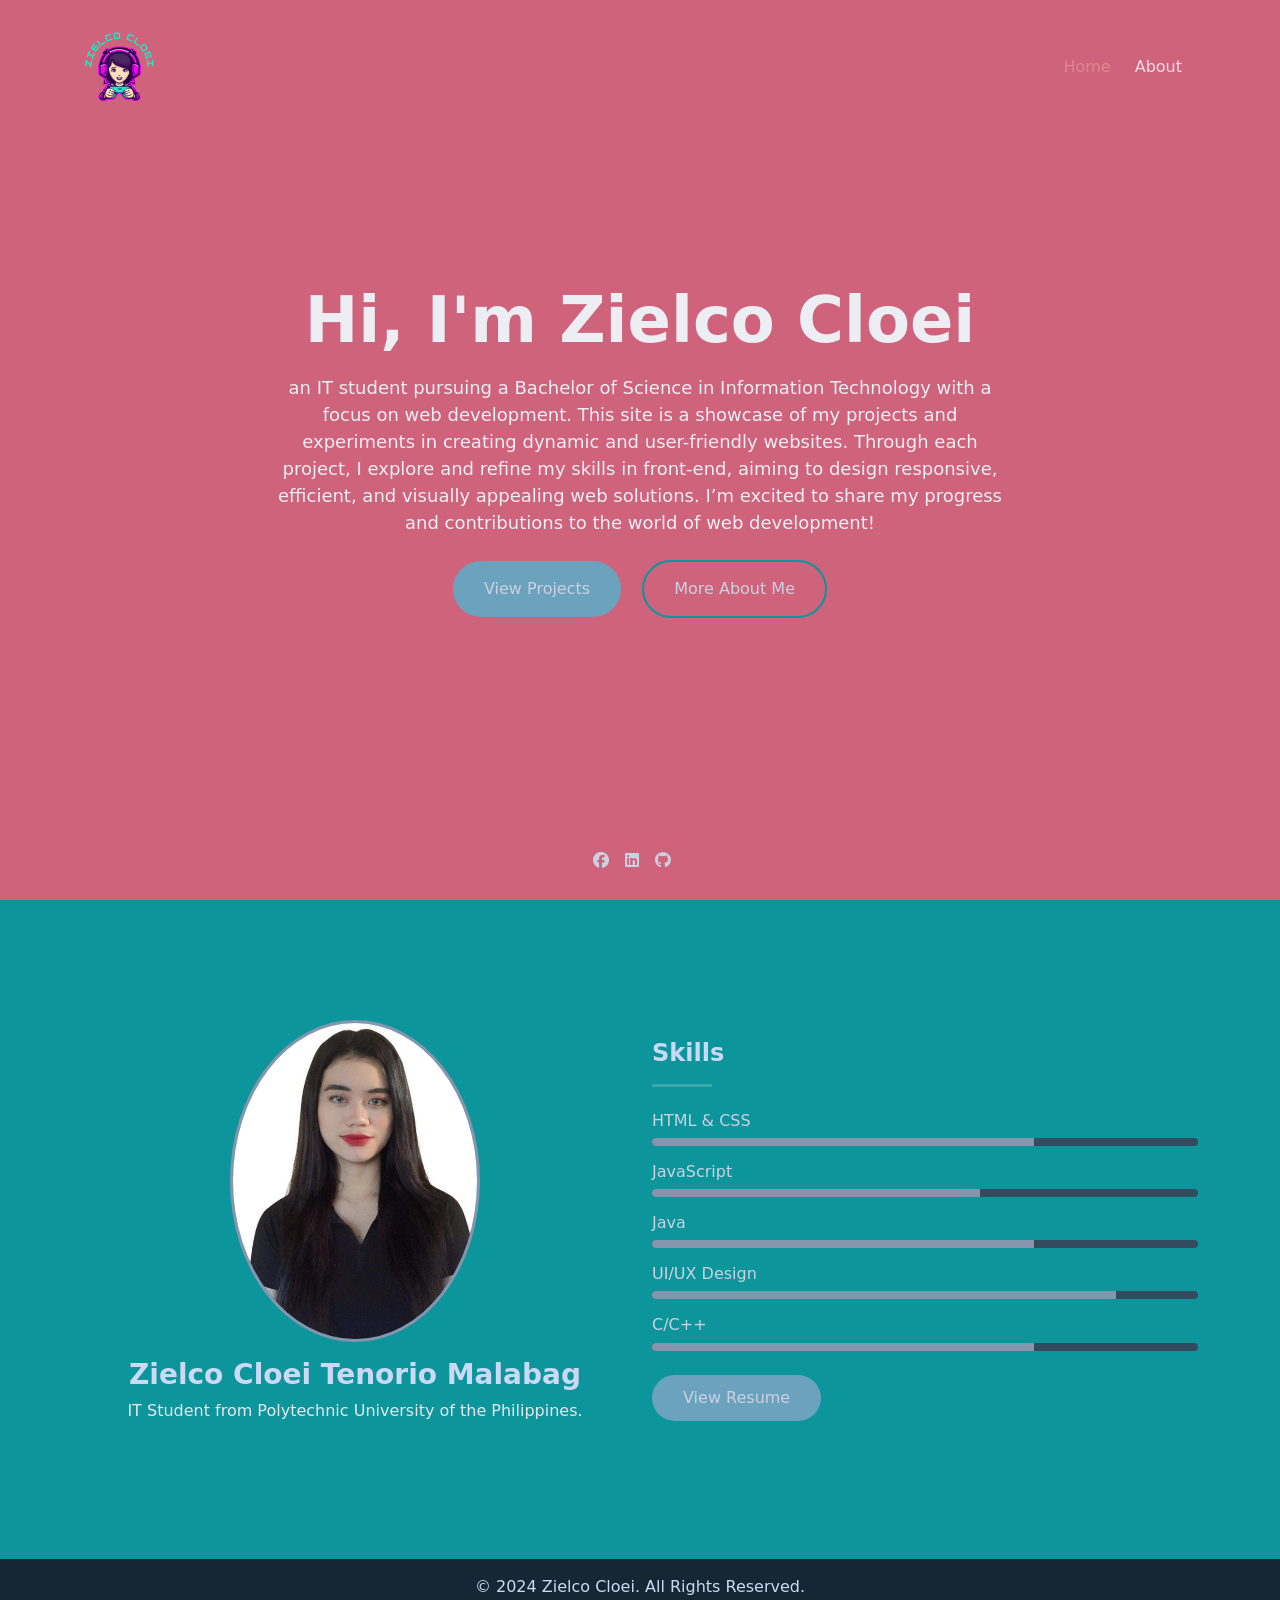
<file: index.html>
<!doctype html>
<html lang="en">

<head>
    <meta charset="utf-8">
    <meta name="viewport" content="width=device-width, initial-scale=1">
    <title>Zielco Cloei's Portfolio</title>
    <link href="https://cdn.jsdelivr.net/npm/bootstrap@5.3.3/dist/css/bootstrap.min.css" rel="stylesheet">
    <link rel="stylesheet" href="https://cdnjs.cloudflare.com/ajax/libs/font-awesome/6.5.2/css/all.min.css">
    <link rel="stylesheet" href="https://cdnjs.cloudflare.com/ajax/libs/animate.css/4.1.1/animate.min.css" />
    <link rel="icon" href="images/Z.png">


    <style>
        html {
            scroll-behavior: smooth;
        }

        .navbar {
            background-color: transparent;
            transition: background-color 0.3s ease, box-shadow 0.3s ease;
        }

        .navbar.scrolled {
            background-color: #eabec3;
            box-shadow: 0 2px 10px rgba(0, 0, 0, 0.2);
        }

        .navbar-brand img {
            width: 75px;
            height: auto;
        }

        .navbar-brand:hover {
            color: #032f30 !important;
        }

        .nav-link {
            color: #f3dadf;
            transition: color 0.3s ease;
        }

        .nav-link:hover {
            color: #dd868c !important;
        }

        .navbar-nav .nav-link {
            color: #f3dadf;
        }

        .navbar-nav .nav-link.active {
            color: #dd868c!important;
        }

        .navbar-custom.toggled {
            background-color: rgba(138, 175, 210, 0.9) !important;
        }

        .navbar-light .navbar-toggler {
            background-color: #eff1f45e !important;
            border-color: #b2bdc869 !important;
        }

        .home {
            height: calc(100vh - 60px);
            height: 100vh;
            background-color: #d0637c;
        }

        .home h1 {
            color: #edeef3;
        }

        .home p {
            color: #edeef3;
        }

        .btn-circle {
            width: 10px;
            height: 40px;
        }

        .btn-main {
            background-color: #6ba3be !important;
            color: #cbd1e0 !important;
            padding: 15px 30px;
            border-radius: 30px;
        }

        .btn-main:hover {
            background-color: #9a9da1 !important;
            color: #f8f9fa !important;
        }

        .btn-primary {
            background-color: #d0637c !important;
            color: #cbd1e0 !important;
            border-color: transparent;
        }

        .btn-primary:hover {
            background-color: #9a9da1 !important;
            color: #f8f9fa !important;
        }

        .list-group-item:hover {
            background-color: #dd868c!important;
        }

        .modal-backdrop {
            background-color: rgb(8, 20, 33);
        }

        .modal-footer .btn:hover {
            background-color: #255684 !important;
            color: #ccd9f5 !important;
        }

        .socialLinks {
            bottom: 20px;
            left: 50%;
            transform: translateX(-50%);
        }

        .list-group-item.list-group-item {
            border-top-width: 1px;
        }

        @media (max-width: 550px) {
            .btn-main {
                margin-bottom: 10px;
            }

            .btn-outline-light {
                margin-bottom: 10px;
            }

            .home p {
                font-size: 1rem !important;
            }

            .container {
                max-width: 850px;
            }

            .ms-3 {
                margin-left: 0;
            }
        }

        @media (max-width: 980px) {
            .home p {
                font-size: 1.1rem !important;
                ;
            }

            .container {
                max-width: 900px;
            }

            .socialLinks {
                bottom: 10px;
                transform: translateX(-45%);
            }
        }
    </style>

</head>

<body>
    <nav class="navbar navbar-expand-lg navbar-light navbar-custom w-100 position-fixed">
        <div class="container py-3">
            <a class="navbar-brand" href="#">
                <img src="images/Z.png" alt="Brand Image" class="d-inline-block align-top">
            </a>
            <button class="navbar-toggler" type="button" data-bs-toggle="collapse" data-bs-target="#navbarNav"
                aria-controls="navbarNav" aria-expanded="false" aria-label="Toggle navigation">
                <span class="navbar-toggler-icon"></span>
            </button>
            <div class="collapse navbar-collapse" id="navbarNav">
                <ul class="navbar-nav ms-auto">
                    <li class="nav-item me-2">
                        <a class="nav-link active" href="#home" aria-current="page">Home</a>
                    </li>
                    <li class="nav-item me-2">
                        <a class="nav-link" href="#about">About </a>
                    </li>

                </ul>
            </div>
        </div>
    </nav>

    <section id="home" class="home d-flex justify-content-center text-align-center flex-column">
        <div class="container">
            <div class="row justify-content-center text-center ">
                <div class="col-md-8">
                    <h1 class="display-3 display-md-4 display-sm-5 fw-bold">Hi, I'm Zielco Cloei</h1>
                    <p class="pt-2" style="font-size: 18px;">
                        an IT student pursuing a Bachelor of Science in Information Technology with a focus on web
                        development. This site is a showcase of my projects and experiments in creating dynamic and
                        user-friendly websites. Through each project, I explore and refine my skills in front-end,
                        aiming to design responsive, efficient, and visually appealing web solutions. I’m excited to
                        share my progress and contributions to the world of web development!
                    </p>


                    </p>
                    <div class="container mt-4">
                        <div class="row justify-content-center">
                            <div class="col text-center">
                                <a href="#projects" class="btn btn-main" data-bs-toggle="modal"
                                    data-bs-target="#projectsModal">
                                    View Projects
                                </a>
                                <a href="#about" class="btn btn-outline-light ms-3"
                                    style="border: 2px solid #0c969c; color: #cbd1e0; padding: 15px 30px; border-radius: 30px; font-size: 16px; transition: background-color 0.3s ease, color 0.3s ease;"
                                    onmouseover="this.style.backgroundColor='#cbd1e0'; this.style.color='#172634';"
                                    onmouseout="this.style.backgroundColor='transparent'; this.style.color='#cbd1e0';">
                                    More About Me
                                </a>
                            </div>
                        </div>
                    </div>
                </div>
            </div>
        </div>

        <div class="socialLinks position-absolute text-align-center">
            <a href="https://web.facebook.com/clowieeeee.05/" target="_blank"
                class="btn btn-primary rounded-circle btn-circle p-0 d-inline-flex me-3 align-items-center justify-content-center">
                <i class="fab fa-facebook"></i>
            </a>
            <a href="https://ph.linkedin.com/in/zielco-cloei-t-malabag-b8a687309" target="_blank"
                class="btn btn-primary rounded-circle btn-circle p-0 d-inline-flex me-3 align-items-center justify-content-center">
                <i class="fab fa-linkedin"></i>
            </a>
            <a href="https://github.com/zielcocloei" target="_blank"
                class="btn btn-primary rounded-circle btn-circle p-0 d-inline-flex me-3 align-items-center justify-content-center">
                <i class="fab fa-github"></i>
            </a>
        </div>
    </section>

    <!-- Modal for Activity List -->
    <div class="modal fade" id="projectsModal" tabindex="-1" aria-labelledby="projectsModalLabel" aria-hidden="true">
        <div class="modal-dialog modal-dialog-centered">
            <div class="modal-content" style="background-color: #274d60; border-radius: 15px; border: none;">
                <div class="modal-header" style="border-bottom: 1px solid #f3dadf;">
                    <h5 class="modal-title" id="projectsModalLabel" style="color: #0a7075;">Choose Project</h5>
                    <button type="button" class="btn-close btn-close-white" data-bs-dismiss="modal"
                        aria-label="Close"></button>
                </div>
                <div class="modal-body">
                    <div class="list-group">
                        <a href="project1/index.html" target="_blank" class="list-group-item list-group-item-action my-2"
                            style="background-color: #0c969c; color: #cbd1e0; border-radius: 10px; ; transition: background-color 0.3s ease;">
                            PRODUCT
                        </a>
                        <a href="project2/index.html" target="_blank" class="list-group-item list-group-item-action my-2"
                            style="background-color: #0c969c; color: #cbd1e0; border-radius: 10px;  transition: background-color 0.3s ease;">
                            PLACE
                        </a>
                        <a href="project3/index.html" target="_blank" class="list-group-item list-group-item-action my-2"
                            style="background-color: #0c969c; color: #cbd1e0; border-radius: 10px; transition: background-color 0.3s ease;">
                            GALLERY
                        </a>
                        <a href="project4/index.html" target="_blank" class="list-group-item list-group-item-action my-2"
                            style="background-color: #0c969c; color: #cbd1e0; border-radius: 10px; transition: background-color 0.3s ease;">
                            API
                        </a>
                        <a href="project5/index.html" target="_blank" class="list-group-item list-group-item-action my-2"
                            style="background-color: #0c969c; color: #cbd1e0; border-radius: 10px; transition: background-color 0.3s ease;">
                            PARALLAX
                        </a>
                        <a href="project6/index.html" target="_blank" class="list-group-item list-group-item-action my-2"
                            style="background-color: #0c969c; color: #cbd1e0; border-radius: 10px; transition: background-color 0.3s ease;">
                            VIDEO
                        </a>

                    </div>
                </div>
                <div class="modal-footer" style="border-top: 1px solid #a8bbcf;">
                    <button type="button" class="btn btn-main" data-bs-dismiss="modal"
                        style="background-color: #36577a; color: #36577a; border-radius: 20px; padding: 10px 15px;"
                        onmouseover="this.style.backgroundColor='#9a9da1'; this.style.color='#172634';"
                        onmouseout="this.style.backgroundColor='#36577a'; this.style.color='#36577a';">
                        Close
                    </button>
                </div>
            </div>
        </div>
    </div>

    <section id="about" class="py-5" style="background-color: #0c969c;">
        <div class="container py-5">
            <div class="row align-items-center py-1">
                <div class="col-lg-6 text-center" style="padding: 20px;">
                    <img src="images/profile.jpg" alt="Profile Photo" class="rounded-circle mb-3 img-fluid"
                        style="max-width: 250px; height: auto; object-fit: cover; border: 3px solid #8794ad;">
                    <h3 class="fw-bold" style="color: #ccd9f5;">Zielco Cloei Tenorio Malabag</h3>
                    <p style="color: #e5e7ed;">IT Student from Polytechnic University of the Philippines.</p>
                </div>
                <div class="col-lg-6">
                    <h4 class="fw-bold" style="color: #ccd9f5;">Skills</h4>
                    <hr class="mb-4" style="width: 60px; height: 3px; background-color: #cbd1e0; border: none;">
                    <div class="mb-3">
                        <h6 style="color: #cbd1e0;">HTML & CSS</h6>
                        <div class="progress" style="height: 8px; background-color: #344a5e;">
                            <div class="progress-bar" role="progressbar" style="width: 70%; background-color: #8794ad;">
                            </div>
                        </div>
                    </div>
                    <div class="mb-3">
                        <h6 style="color: #cbd1e0;">JavaScript</h6>
                        <div class="progress" style="height: 8px; background-color: #344a5e;">
                            <div class="progress-bar" role="progressbar" style="width: 60%; background-color: #8794ad;">
                            </div>
                        </div>
                    </div>
                    <div class="mb-3">
                        <h6 style="color: #cbd1e0;">Java</h6>
                        <div class="progress" style="height: 8px; background-color: #344a5e;">
                            <div class="progress-bar" role="progressbar" style="width: 70%; background-color: #8794ad;">
                            </div>
                        </div>
                    </div>
                    <div class="mb-3">
                        <h6 style="color: #cbd1e0;">UI/UX Design</h6>
                        <div class="progress" style="height: 8px; background-color: #344a5e;">
                            <div class="progress-bar" role="progressbar" style="width: 85%; background-color: #8794ad;">
                            </div>
                        </div>
                    </div>
                    <div class="mb-3">
                        <h6 style="color: #cbd1e0;">C/C++</h6>
                        <div class="progress" style="height: 8px; background-color: #344a5e;">
                            <div class="progress-bar" role="progressbar" style="width: 70%; background-color: #8794ad;">
                            </div>
                        </div>
                    </div>
                    <div class="mt-4">
                        <a href="images/resume.jpg" class="btn btn-main"
                            style="padding: 10px 30px; background-color: #274d60; color: #cbd1e0; border-radius: 30px; transition: background-color 0.3s;"
                            onmouseover="this.style.backgroundColor='#cbd1e0'; this.style.color='#172634';"
                            onmouseout="this.style.backgroundColor='transparent'; this.style.color='#cbd1e0';"
                            target="_blank" rel="noopener noreferrer">
                            View Resume
                        </a>
                    </div>
                </div>
            </div>
        </div>
    </section>

    <footer class="text-center py-3 " style="background-color: #172634; color: #ccd9f5;">
        <p>&copy; 2024 Zielco Cloei. All Rights Reserved.</p>
    </footer>

    <script src="https://cdn.jsdelivr.net/npm/@popperjs/core@2.11.6/dist/umd/popper.min.js"></script>
    <script src="https://cdn.jsdelivr.net/npm/bootstrap@5.3.3/dist/js/bootstrap.min.js"></script>
    <script>
        //toggle
        const navbar = document.getElementById('navbar');
        const toggleButton = document.querySelector('.navbar-toggler');

        toggleButton.addEventListener('click', () => {
            navbar.classList.toggle('toggled');
        });
        //navbar-scrolled background-color
        window.addEventListener('scroll', function () {
            const navbar = document.querySelector('.navbar');
            if (window.scrollY > 50) {
                navbar.classList.add('scrolled');
            } else {
                navbar.classList.remove('scrolled');
            }
        });
        //activelink
        document.addEventListener('DOMContentLoaded', function () {
            const sections = document.querySelectorAll('section');
            const navLinks = document.querySelectorAll('.nav-link');

            function changeActiveLink() {
                let index = sections.length;

                while (--index && window.scrollY + 60 < sections[index].offsetTop) { }

                navLinks.forEach((link) => link.classList.remove('active'));
                navLinks[index].classList.add('active');
            }
            window.addEventListener('scroll', changeActiveLink);
            changeActiveLink();
        });

    </script>
</body>

</html>
</file>
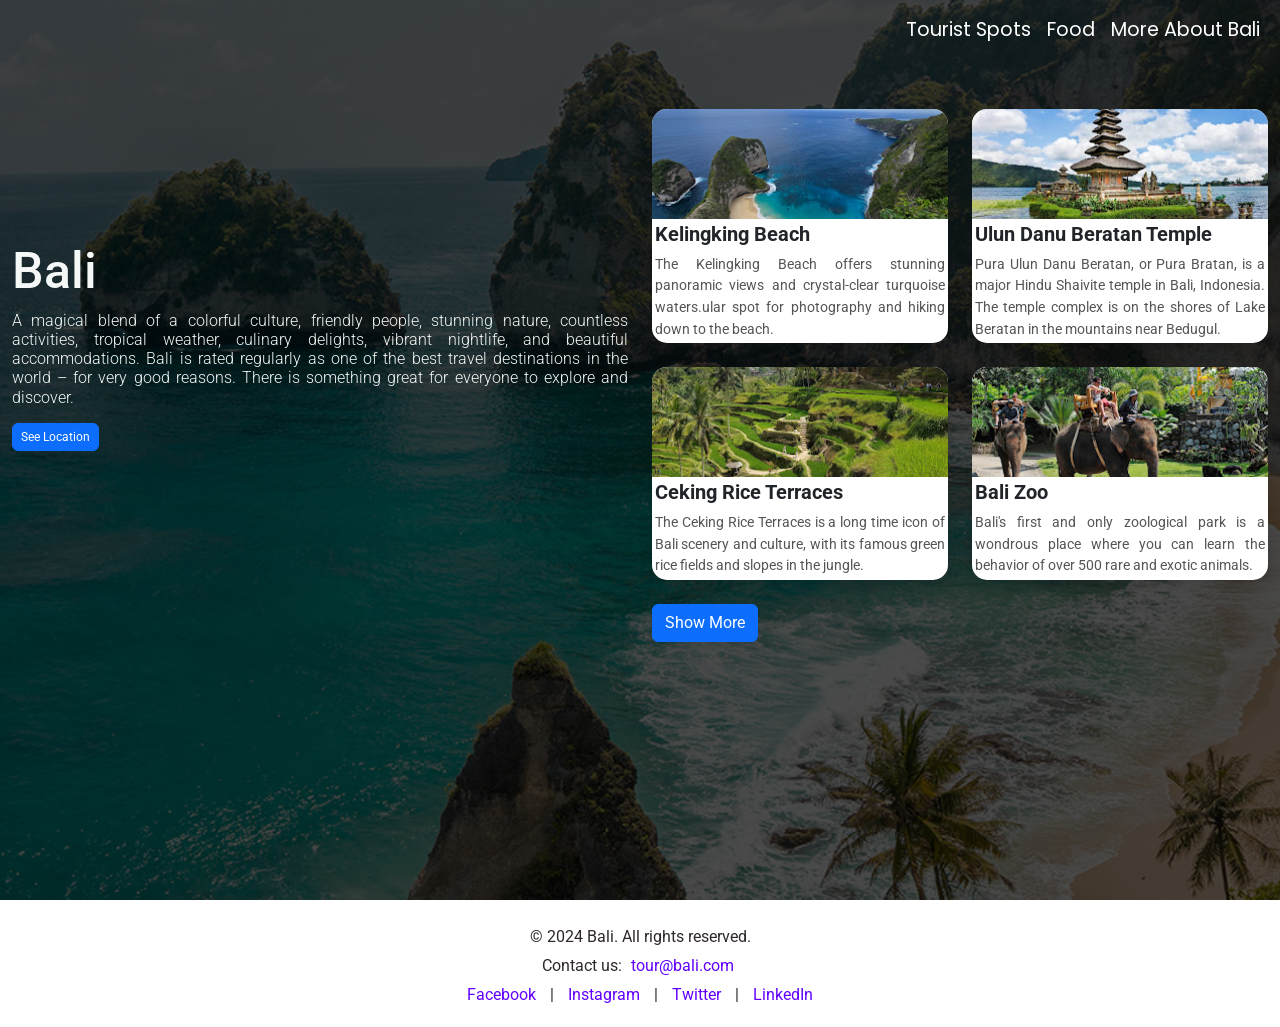
<file: project2/index.html>
<!DOCTYPE html>
<html lang="en">

<head>
    <meta charset="UTF-8">
    <meta name="viewport" content="width=device-width, initial-scale=1.0">
    <title>Bali</title>
    <link rel="stylesheet" href="https://fonts.googleapis.com/css2?family=Poppins:wght@400;700&family=Roboto&display=swap">
    <link href="https://cdn.jsdelivr.net/npm/bootstrap@5.3.3/dist/css/bootstrap.min.css" rel="stylesheet"
        integrity="sha384-QWTKZyjpPEjISv5WaRU9OFeRpok6YctnYmDr5pNlyT2bRjXh0JMhjY6hW+ALEwIH" crossorigin="anonymous">
    <link rel="stylesheet" href="style.css">
    <link rel="icon" href="images/Z.png">
    <style>
        .location-popup {
            position: fixed;
            top: 10%;
            right: 5%;
            width: 300px;
            height: 250px;
            background-color: white;
            border: 1px solid #ccc;
            border-radius: 8px;
            box-shadow: 0 4px 8px rgba(0, 0, 0, 0.2);
            z-index: 1000;
            display: none;
        }

        .popup-content {
            padding: 10px;
            position: relative;
            height: 70%;
        }

        .location-popup.show {
            display: block;
        }

        .location-popup.d-none {
            display: none;
        }
    </style>
</head>

<body>
    <div class="container-fluid">
        <!-- Bootstrap Navbar -->
        <nav class="navbar navbar-expand-lg navbar-dark bg-transparent">
            <button class="navbar-toggler" type="button" data-bs-toggle="collapse" data-bs-target="#navbarNav"
                aria-controls="navbarNav" aria-expanded="false" aria-label="Toggle navigation">
                <span class="navbar-toggler-icon"></span>
            </button>
            <div class="collapse navbar-collapse" id="navbarNav">
                <ul class="navbar-nav ms-auto">
                    <li class="nav-item">
                        <a class="nav-link" href="#tourist-spots">Tourist Spots</a>
                    </li>
                    <li class="nav-item">
                        <a class="nav-link" href="#food">Food</a>
                    </li>
                    <li class="nav-item">
                        <a class="nav-link" href="#more">More About Bali</a>
                    </li>
                </ul>
            </div>
        </nav>

        <!-- Content Section -->
        <div class="row">
            <div class="col-md-6">
                <div class="content">
                    <p class="h1">Bali</p>
                    <div>
                        <p class="display-6">
                            A magical blend of a colorful culture, friendly people, stunning nature, countless
                            activities, tropical weather, culinary delights, vibrant nightlife, and beautiful
                            accommodations. Bali is rated regularly as one of the best travel destinations in the world
                            – for very good reasons. There is something great for everyone to explore and discover.
                        </p>
                        <button type="button" class="btn btn-primary btn-location"
                            style="--bs-btn-padding-y: .25rem; --bs-btn-padding-x: .5rem; --bs-btn-font-size: .75rem;">See
                            Location</button>

                        <!-- Location popup -->
                        <div class="location-popup d-none" id="locationPopup">
                            <div class="popup-content">
                                <button type="button" class="btn-close" aria-label="Close" id="closePopup"></button>
                                <iframe
                                    src="https://www.google.com/maps/embed?pb=!1m18!1m12!1m3!1d31670.753110426405!2d112.7025492!3d-8.448349!2m3!1f0!2f0!3f0!3m2!1i1024!2i768!4f13.1!3m3!1m2!1s0x2dd141d3e8100fa1%3A0x24910fb14b24e690!2sBali!5e0!3m2!1sen!2sid!4v1699757492684!5m2!1sen!2sid"
                                    width="100%" height="100%" style="border:0;" allowfullscreen="" loading="lazy"
                                    referrerpolicy="no-referrer-when-downgrade"></iframe>
                            </div>
                        </div>
                    </div>
                </div>
            </div>

            <!-- Cards Section -->
            <div class="col-md-6">
                <div class="row row-cols-1 row-cols-md-2 g-4 mt-4">
                    <div class="col">
                        <div class="card">
                            <img src="images/kelingking beach.jpg" class="card-img-top" alt="Card 1">
                            <div class="card-body">
                                <h5 class="card-title">Kelingking Beach</h5>
                                <p class="card-text">The Kelingking Beach offers stunning panoramic views and
                                    crystal-clear turquoise waters.ular spot for photography and hiking down to the
                                    beach. </p>
                            </div>
                        </div>
                    </div>
                    <div class="col">
                        <div class="card">
                            <img src="images/ulun danu beratan temple.jpg" class="card-img-top" alt="Card 2">
                            <div class="card-body">
                                <h5 class="card-title">Ulun Danu Beratan Temple</h5>
                                <p class="card-text">Pura Ulun Danu Beratan, or Pura Bratan, is a major Hindu Shaivite
                                    temple in Bali, Indonesia. The temple complex is on the shores of Lake Beratan in
                                    the mountains near Bedugul. </p>
                            </div>
                        </div>
                    </div>
                    <div class="col">
                        <div class="card">
                            <img src="images/ceking rice terrace.jpg" class="card-img-top" alt="Card 3">
                            <div class="card-body">
                                <h5 class="card-title">Ceking Rice Terraces</h5>
                                <p class="card-text">The Ceking Rice Terraces is a long time icon of Bali scenery and
                                    culture, with its famous green rice fields and slopes in the jungle.</p>
                            </div>
                        </div>
                    </div>
                    <div class="col">
                        <div class="card">
                            <img src="images/bali zoo.jpg" class="card-img-top" alt="Card 4">
                            <div class="card-body">
                                <h5 class="card-title">Bali Zoo</h5>
                                <p class="card-text">Bali's first and only zoological park is a wondrous place where you
                                    can learn the behavior of over 500 rare and exotic animals.</p>
                            </div>
                        </div>
                    </div>
                </div>

                <!-- Hidden Cards Section -->
                <div class="row row-cols-1 row-cols-md-2 g-4 mt-4 d-none" id="moreCards">
                    <div class="col">
                        <div class="card">
                            <img src="images/campuhan ridge walk.jpg" class="card-img-top" alt="Card 5">
                            <div class="card-body">
                                <h5 class="card-title">Campuhan Ridge Walk</h5>
                                <p class="card-text">The Campuhan Ridge Walk is one of the most popular natural trails
                                    in Bali, and it’s a scenic trek along a ridge line above a beautiful lush and green
                                    valley below.</p>
                            </div>
                        </div>
                    </div>
                    <div class="col">
                        <div class="card">
                            <img src="images/sacred monkey forest sanctuary.jpg" class="card-img-top" alt="Card 6">
                            <div class="card-body">
                                <h5 class="card-title">Sacred Monkey Forest Sanctuary</h5>
                                <p class="card-text">The Sacred Monkey Forest Sanctuary is a nature reserve and temple
                                    complex in Ubud, Bali, Indonesia. </p>
                            </div>
                        </div>
                    </div>
                    <div class="col">
                        <div class="card">
                            <img src="images/tegenungan waterfall.jpeg" class="card-img-top" alt="Card 7">
                            <div class="card-body">
                                <h5 class="card-title">Tegunungan Waterfall</h5>
                                <p class="card-text">Air Terjun Tegenungan is a beautiful natural waterfall located just
                                    a half-hour drive from Ubud. </p>
                            </div>
                        </div>
                    </div>
                    <div class="col">
                        <div class="card">
                            <img src="images/uluwatu temple.jpg" class="card-img-top" alt="Card 8">
                            <div class="card-body">
                                <h5 class="card-title">Uluwatu Temple</h5>
                                <p class="card-text">Uluwatu Temple (Pura Luhur Uluwatu) is one of six key temples
                                    believed to be Bali's spiritual pillars.</p>
                            </div>
                        </div>
                    </div>
                </div>

                <button id="moreCardsBtn" class="btn btn-primary mt-4" onclick="showMoreCards()">Show More</button>
                <button id="seeLessCardsBtn" class="btn btn-primary mt-4 d-none" onclick="showLessCards()">See Less</button>
            </div>
        </div>
    </div>
    <footer class="footer">
        <div class="footer-content">
            <p>&copy; 2024 Bali. All rights reserved.</p>
            <p>Contact us: <a href="mailto:tour@bali.com">tour@bali.com</a></p>
            <div class="social-links">
                <a href="https://facebook.com" target="_blank">Facebook</a> |
                <a href="https://instagram.com" target="_blank">Instagram</a> |
                <a href="https://twitter.com" target="_blank">Twitter</a> |
                <a href="https://linkedin.com" target="_blank">LinkedIn</a>
            </div>
        </div>
    </footer>

    <!-- Scripts -->
    <script src="https://cdn.jsdelivr.net/npm/@popperjs/core@2.11.6/dist/umd/popper.min.js"
        integrity="sha384-oBqDVmMz4fnFO9gybpyJwZHLv6gLOh9A9QUcc5hpH4w6Zz/5e5j6hL9fKCu5g9JgZ" crossorigin="anonymous"></script>
    <script src="https://cdn.jsdelivr.net/npm/bootstrap@5.3.3/dist/js/bootstrap.min.js"
        integrity="sha384-pzjw8f+ua7Kw1TIq0G69+gXTlRZt+RJ6g1JwV2n2bD3nYb5Rry/Zlbx1PvZgdhvJp"
        crossorigin="anonymous"></script>
    <script>
        document.querySelector('.btn-location').addEventListener('click', function () {
            var locationPopup = document.getElementById('locationPopup');
            locationPopup.classList.toggle('d-none');
            locationPopup.classList.add('show');
        });

        document.getElementById('closePopup').addEventListener('click', function () {
            var locationPopup = document.getElementById('locationPopup');
            locationPopup.classList.remove('show');
            locationPopup.classList.add('d-none');
        });

        function showMoreCards() {
        document.getElementById('moreCards').classList.remove('d-none');
        document.getElementById('moreCardsBtn').style.display = 'none';
        document.getElementById('seeLessCardsBtn').classList.remove('d-none');
    }

    // Function to hide extra cards
    function showLessCards() {
        document.getElementById('moreCards').classList.add('d-none');
        document.getElementById('moreCardsBtn').style.display = 'inline-block';
        document.getElementById('seeLessCardsBtn').classList.add('d-none');
    }

    </script>
</body>

</html>
</file>
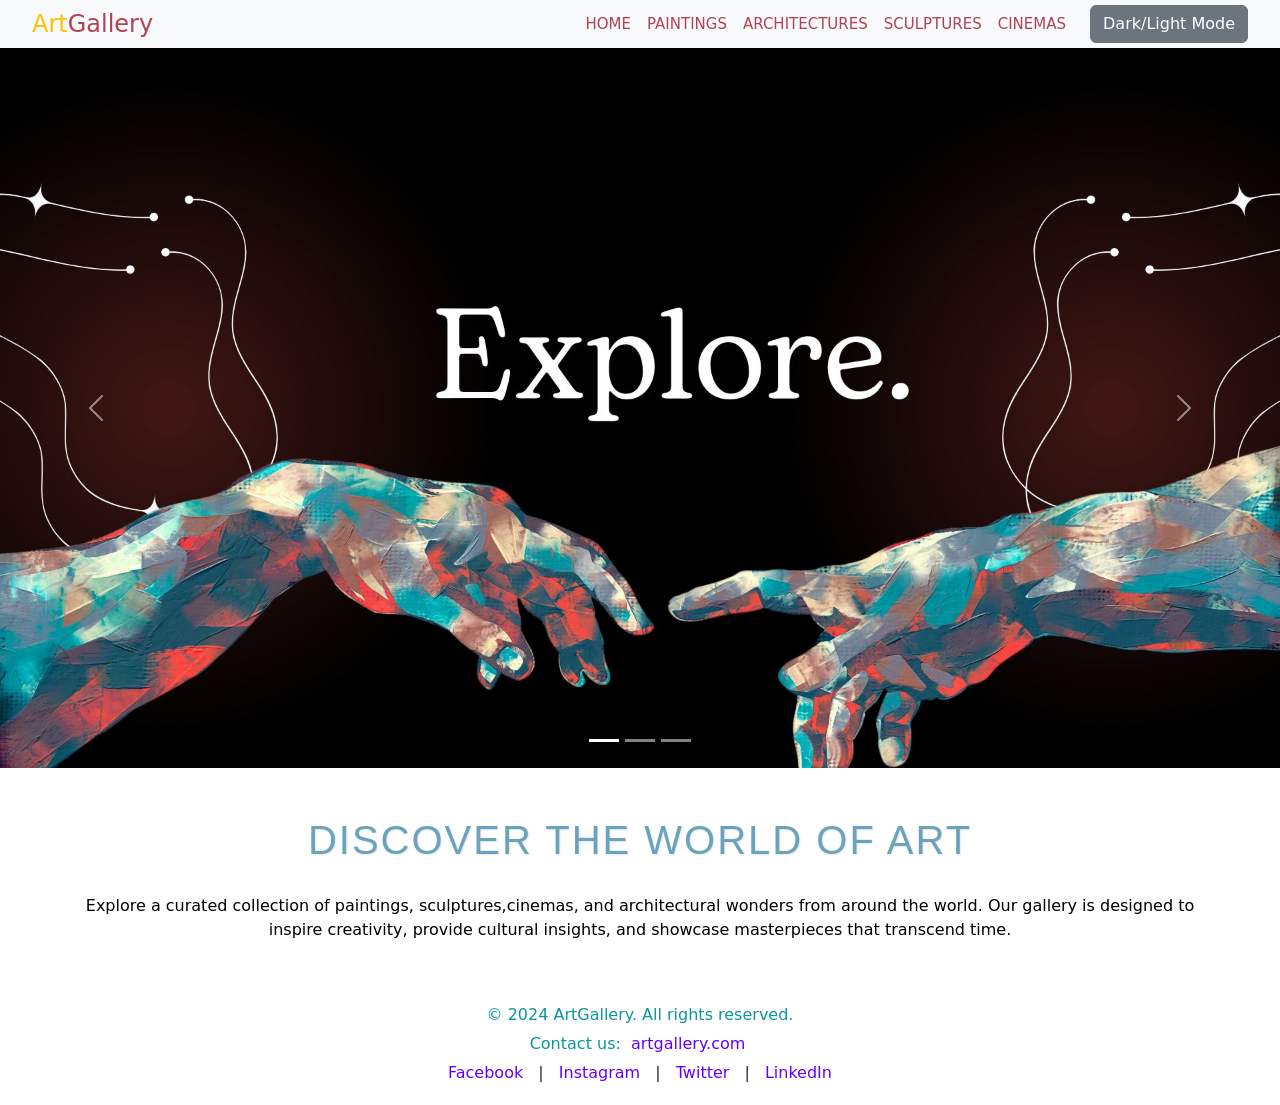
<file: project3/index.html>
<!DOCTYPE html>
<html lang="en">

<head>
    <meta charset="UTF-8">
    <meta name="viewport" content="width=device-width, initial-scale=1.0, user-scalable=yes ">
    <title>Art Gallery</title>
    <link href="https://cdn.jsdelivr.net/npm/bootstrap@5.3.3/dist/css/bootstrap.min.css" rel="stylesheet"
        integrity="sha384-QWTKZyjpPEjISv5WaRU9OFeRpok6YctnYmDr5pNlyT2bRjXh0JMhjY6hW+ALEwIH" crossorigin="anonymous">
    <link rel="stylesheet" href="style.css">
    <link rel="icon" href="images/home/Z.png">

</head>

<body>
    <nav class="navbar navbar-expand-lg bg-body-tertiary fixed-top">
        <div class="container-fluid">
            <a class="navbar-brand" href="#"><span class="text-warning">Art</span>Gallery</a>
            <button class="navbar-toggler" type="button" data-bs-toggle="collapse"
                data-bs-target="#navbarSupportedContent" aria-controls="navbarSupportedContent" aria-expanded="false"
                aria-label="Toggle navigation">
                <span class="navbar-toggler-icon"></span>
            </button>
            <div class="collapse navbar-collapse" id="navbarSupportedContent">
                <ul class="navbar-nav ms-auto mb-2 mb-lg-0">
                    <li class="nav-item">
                        <a class="nav-link" href="#" onclick="showSection('home')">Home</a>
                    </li>
                    <li class="nav-item">
                        <a class="nav-link" href="#" onclick="showSection('paintings')">Paintings</a>
                    </li>
                    <li class="nav-item">
                        <a class="nav-link" href="#" onclick="showSection('architectures')">Architectures</a>
                    </li>
                    <li class="nav-item">
                        <a class="nav-link" href="#" onclick="showSection('sculptures')">Sculptures</a>
                    </li>
                    <li class="nav-item">
                        <a class="nav-link" href="#" onclick="showSection('cinemas')">Cinemas</a>
                    </li>
                </ul>
                <button id="themeToggle" class="btn btn-secondary ms-3" onclick="toggleTheme()"> Dark/Light
                    Mode</button>

            </div>
        </div>
    </nav>

    <!-- Home Carousel -->
    <div id="home" class="carousel slide mt-5 custom-carousel" data-bs-ride="carousel">

        <div class="carousel-indicators">
            <button type="button" data-bs-target="#home" data-bs-slide-to="0" class="active" aria-current="true"
                aria-label="Slide 1"></button>
            <button type="button" data-bs-target="#home" data-bs-slide-to="1" aria-label="Slide 2"></button>
            <button type="button" data-bs-target="#home" data-bs-slide-to="2" aria-label="Slide 3"></button>
        </div>
        <div class="carousel-inner">
            <div class="carousel-item active">
                <img src="images/home/explore.jpg" class="d-block w-100" alt="Explore">
            </div>
            <div class="carousel-item">
                <img src="images/home/inspire.jpg" class="d-block w-100" alt="Inspire">
            </div>
            <div class="carousel-item">
                <img src="images/home/create.jpg" class="d-block w-100" alt="Create">
            </div>
        </div>
        <button class="carousel-control-prev" type="button" data-bs-target="#home" data-bs-slide="prev">
            <span class="carousel-control-prev-icon" aria-hidden="true"></span>
            <span class="visually-hidden">Previous</span>
        </button>
        <button class="carousel-control-next" type="button" data-bs-target="#home" data-bs-slide="next">
            <span class="carousel-control-next-icon" aria-hidden="true"></span>
            <span class="visually-hidden">Next</span>
        </button>
    </div>
    <section class="container mt-5 text-center">
        <div class="row">
            <div class="col-lg-12">
                <h2>Discover the World of Art</h2>
                <p>Explore a curated collection of paintings, sculptures,cinemas, and architectural wonders from around the
                    world. Our gallery is designed to inspire creativity, provide cultural insights, and showcase
                    masterpieces that transcend time.</p>
            </div>
        </div>
    </section>

    <!-- Paintings Gallery Section -->
    <div id="paintings" class="container mt-5 hidden">
        <h2 class="text-center">Paintings </h2>
        <div class="row" id="paintingsGallery"></div>
        <button id="seeMorePaintings" class="btn btn-pink" onclick="toggleGallery('paintings', this)">See More</button>
    </div>

    <!-- Architectures Gallery Section -->
    <div id="architectures" class="container mt-5 hidden">
        <h2 class="text-center">Architectures</h2>
        <div class="row" id="architecturesGallery"></div>
        <button id="seeMoreArchitectures" class="btn btn-pink" onclick="toggleGallery('architectures', this)">See
            More</button>
    </div>
    </div>

    <!-- Sculptures Gallery Section -->
    <div id="sculptures" class="container mt-5 hidden">
        <h2 class="text-center">Sculptures</h2>
        <div class="row" id="sculpturesGallery"></div>
        <button id="seeMoreSculptures" class="btn btn-pink" onclick="toggleGallery('sculptures', this)">See
            More</button>
    </div>
    </div>

    <!-- Cinemas Gallery Section -->
    <div id="cinemas" class="container mt-5 hidden">
        <h2 class="text-center">Cinemas</h2>
        <div class="row" id="cinemasGallery"></div>
        <button id="seeMoreCinemas" class="btn btn-pink" onclick="toggleGallery('cinemas', this)">See More</button>
    </div>
    <footer class="footer">
        <div class="footer-content">
          <p>&copy; 2024 ArtGallery. All rights reserved.</p>
          <p>Contact us: <a href="mailto:artgallery.com">artgallery.com</a></p>
          <div class="social-links">
            <a href="https://facebook.com" target="_blank">Facebook</a> |
            <a href="https://instagram.com" target="_blank">Instagram</a> |
            <a href="https://twitter.com" target="_blank">Twitter</a> |
            <a href="https://linkedin.com" target="_blank">LinkedIn</a>
          </div>
        </div>
      </footer>
    <script src="https://cdn.jsdelivr.net/npm/bootstrap@5.3.3/dist/js/bootstrap.bundle.min.js"
        integrity="sha384-YvpcrYf0tY3lHB60NNkmXc5s9fDVZLESaAA55NDzOxhy9GkcIdslK1eN7N6jIeHz"
        crossorigin="anonymous"></script>
    <script>
        const paintings = [
            { title: "Water Lilies", artist: "Claude Monet", imgSrc: "images/paintings/Water Lilies.jpg", description: "A series of impressionist paintings depicting Monet's flower garden, showcasing the effects of light on water." },
            { title: "Gloucester Harbor", artist: "Winslow Homer", imgSrc: "images/paintings/Gloucester.jpg", description: "A serene coastal scene capturing the beauty of Gloucester Harbor, reflecting Homer's mastery of water and light." },
            { title: "Looking Down Yosemite Valley", artist: "Albert Bierstadt", imgSrc: "images/paintings/Looking.jpg", description: "A dramatic landscape painting showcasing the grandeur of Yosemite Valley, highlighting Bierstadt's attention to detail and light." },
            { title: "Road Near Mont Sainte-Victoire", artist: "Paul Cézanne", imgSrc: "images/paintings/Road.jpg", description: "A landscape painting featuring the iconic Mont Sainte-Victoire, demonstrating Cézanne's unique approach to form and color." },
            { title: "Starry Night", artist: "Vincent van Gogh", imgSrc: "images/paintings/Starry Night.jpg", description: "A swirling night sky over a sleepy town, reflecting van Gogh's emotional turmoil and unique style." },
            { title: "The Persistence of Memory", artist: "Salvador Dalí", imgSrc: "images/paintings/The-Persistence-of-Memory.jpg", description: "A surrealistic painting featuring melting clocks, symbolizing the fluidity of time." },
            { title: "The Last Supper", artist: "Leonardo da Vinci", imgSrc: "images/paintings/The Last Supper.jpg", description: "A mural depicting Jesus and his disciples during the final meal, capturing a moment of intense emotion." },
            { title: "The Birth of Venus", artist: "Sandro Botticelli", imgSrc: "images/paintings/The Birth of Venus.jpg", description: "A mythological painting depicting the goddess Venus emerging from the sea, symbolizing beauty and love." },
            { title: "The Creation of Adam", artist: "Michelangelo", imgSrc: "images/paintings/The Creation of Adam.jpg", description: "A fresco from the Sistine Chapel illustrating the Biblical creation narrative, highlighting human connection with God." },
            { title: "Guernica", artist: "Pablo Picasso", imgSrc: "images/paintings/Guernica.jpg", description: "A powerful political statement, this mural-sized painting depicts the horrors of war and the suffering it inflicts on individuals, symbolizing the impact of the bombing of Guernica during the Spanish Civil War." }
        ];

        const architectures = [
            { title: "Eiffel Tower", architect: "Gustave Eiffel", imgSrc: "images/architectures/Eiffel Tower.jpg", description: "An iron lattice tower in Paris, symbolizing French art and culture." },
            { title: "Sydney Opera House", architect: "Jørn Utzon", imgSrc: "images/architectures/Sydney Opera House.jpg", description: "A multi-venue performing arts center known for its unique shell-like design." },
            { title: "Taj Mahal", architect: "Ustad Ahmad Lahori", imgSrc: "images/architectures/Taj Mahal.jpg", description: "A mausoleum in India, admired for its beauty and intricate craftsmanship." },
            { title: "Colosseum", architect: "Unknown", imgSrc: "images/architectures/Colosseum.jpg", description: "An ancient amphitheater in Rome, representing Roman engineering and history." },
            { title: "Petra", architect: "Unknown", imgSrc: "images/architectures/Petra.JPG", description: "An archaeological city in Jordan, renowned for its rock-cut architecture and water conduit system." },
            { title: "The Parthenon", architect: "Ictinus and Callicrates", imgSrc: "images/architectures/Parthenon.jpg", description: "An ancient temple in Athens dedicated to the goddess Athena, a symbol of Ancient Greece." },
            { title: "Hagia Sophia", architect: "Anthemius of Tralles and Isidore of Miletus", imgSrc: "images/architectures/Hagia Sophia.jpg", description: "A monumental architectural marvel in Istanbul, originally constructed as a cathedral, later converted into a mosque, and now a museum, showcasing a blend of Byzantine and Ottoman architecture." },
            { title: "Fallingwater", architect: "Frank Lloyd Wright", imgSrc: "images/architectures/Fallingwater.jpg", description: "A house built over a waterfall in Pennsylvania, exemplifying harmony between architecture and nature." },
            { title: "Sagrada Familia", architect: "Antoni Gaudí", imgSrc: "images/architectures/Sagrada Familia.jpg", description: "An iconic basilica in Barcelona, renowned for its intricate design, unique fusion of Gothic and Art Nouveau styles, and ongoing construction since 1882." },
            { title: "Louvre Pyramid", architect: "I. M. Pei", imgSrc: "images/architectures/The Louvre Pyramid.jpg", description: "A glass and metal pyramid serving as the main entrance to the Louvre Museum in Paris, symbolizing a modern architectural contrast to the historic Louvre Palace." }

        ];

        const sculptures = [
            { title: "David", artist: "Michelangelo", imgSrc: "images/sculptures/David.jpg", description: "A Renaissance masterpiece representing the biblical hero David, renowned for its detailed anatomy." },
            { title: "Christ the Redeemer", artist: "Paul Landowski", imgSrc: "images/sculptures/Christ the Redeemer.jpg", description: "A colossal statue of Jesus Christ in Rio de Janeiro, Brazil, symbolizing peace and welcoming to visitors." },
            { title: "The Gates of Hell", artist: "Auguste Rodin", imgSrc: "images/sculptures/Gates of Hell.jpg", description: "An iconic sculptural group depicting scenes from Dante's 'Inferno,' showcasing Rodin's mastery of form and emotion." },
            { title: "Nike of Samothrace", artist: "Unknown", imgSrc: "images/sculptures/Nike of Samothrace.jpg", description: "A Hellenistic sculpture representing the goddess of victory, renowned for its dynamic pose and intricate drapery." },
            { title: "The Birth of Venus", artist: "Sandro Botticelli", imgSrc: "images/sculptures/The Birth of Venus.jpg", description: "A marble statue inspired by Botticelli's famous painting, depicting the goddess Venus emerging from the sea." },
            { title: "The Discobolus", artist: "Myron", imgSrc: "images/sculptures/The Discobolus.jpg", description: "An ancient Greek statue representing a discus thrower in mid-action, celebrated for its portrayal of athleticism and motion." },
            { title: "The Ecstasy of Saint Teresa", artist: "Gian Lorenzo Bernini", imgSrc: "images/sculptures/The Ecstasy of Saint Teresa.jpg", description: "A Baroque sculpture capturing the moment of spiritual ecstasy experienced by Saint Teresa, combining sensuality and spirituality." },
            { title: "The Little Mermaid", artist: "Edvard Eriksen", imgSrc: "images/sculptures/The Little Mermaid.jpg", description: "A bronze statue inspired by Hans Christian Andersen's fairy tale, depicting a mermaid contemplating her choice between land and sea." },
            { title: "The Thinker", artist: "Auguste Rodin", imgSrc: "images/sculptures/The Thinker.jpg", description: "A bronze sculpture of a man deep in thought, often interpreted as a representation of philosophy and intellectual contemplation." },
            { title: "Venus de Milo", artist: "Alexandros of Antioch", imgSrc: "images/sculptures/Venus de Milo.jpg", description: "An ancient Greek statue representing the goddess of love and beauty, celebrated for its idealized form and missing arms, which add to its mystique." }


        ];

        const cinemas = [
            { title: "Citizen Kane", director: "Orson Welles", imgSrc: "images/cinemas/Citizen Kane.jpg", description: "A drama about the life of a publishing tycoon, known for its innovative storytelling." },
            { title: "Casablanca", director: "Michael Curtiz", imgSrc: "images/cinemas/Casablanca.jpg", description: "A romantic drama set during World War II, celebrated for its iconic quotes and characters." },
            { title: "Pulp Fiction", director: "Quentin Tarantino", imgSrc: "images/cinemas/Pulp Fiction.jpg", description: "A neo-noir film known for its nonlinear narrative and eclectic dialogue." },
            { title: "The Godfather", director: "Francis Ford Coppola", imgSrc: "images/cinemas/The Godfather.jpg", description: "A crime film depicting the powerful Italian-American crime family of Don Vito Corleone." },
            { title: "Schindler's List", director: "Steven Spielberg", imgSrc: "images/cinemas/Schindler's List.jpg", description: "A historical drama about the Holocaust, recognized for its emotional depth and storytelling." },
            { title: "La La Land", director: "Damien Chazelle", imgSrc: "images/cinemas/La La Land.jpg", description: "A romantic musical that follows the love story between an aspiring actress and a jazz musician in Los Angeles, exploring themes of dreams, love, and sacrifice." },
            { title: "The Shawshank Redemption", director: "Frank Darabont", imgSrc: "images/cinemas/The Shawshank Redemption.jpg", description: "A story of hope and friendship set in a prison, based on a novella by Stephen King." },
            { title: "The Dark Knight", director: "Christopher Nolan", imgSrc: "images/cinemas/The Dark Knight.jpg", description: "A superhero film that explores the struggle between Batman and the Joker." },
            { title: "Forrest Gump", director: "Robert Zemeckis", imgSrc: "images/cinemas/Forrest Gump.jpg", description: "A drama-comedy following the life of a man with a low IQ who witnesses historical events." },
            { title: "The Matrix", director: "Lana and Lilly Wachowski", imgSrc: "images/cinemas/The Matrix.jpg", description: "A sci-fi film that questions reality and features groundbreaking visual effects." }

        ];

        function showSection(section) {
            const sections = ["home", "paintings", "architectures", "sculptures", "cinemas"];
            sections.forEach(s => {
                document.getElementById(s).classList.add('hidden');
            });
            document.getElementById(section).classList.remove('hidden');
            if (section !== 'home') {
                displayGallery(section);
            }
        }

        function displayGallery(gallery) {
            const items = {
                paintings: paintings,
                architectures: architectures,
                sculptures: sculptures,
                cinemas: cinemas
            };

            const galleryElement = document.getElementById(gallery + "Gallery");
            galleryElement.innerHTML = "";
            const visibleItems = items[gallery].slice(0, 4);

            visibleItems.forEach(item => {
                const col = document.createElement("div");
                col.className = "col-md-3";
                col.innerHTML = `
                    <div class="gallery-item">
                        <img src="${item.imgSrc}" class="img-fluid" alt="${item.title}">
                        <h4>${item.title}</h4>
                        <p>${item.description}</p>
                    </div>`;
                galleryElement.appendChild(col);
            });
        }

        function toggleGallery(section, button) {
            const items = {
                paintings: paintings,
                architectures: architectures,
                sculptures: sculptures,
                cinemas: cinemas
            };
            const galleryElement = document.getElementById(section + "Gallery");
            galleryElement.innerHTML = "";

            if (button.innerText === "See More") {
                items[section].forEach(item => {
                    const col = document.createElement("div");
                    col.className = "col-md-3";
                    col.innerHTML = `
                        <div class="gallery-item">
                            <img src="${item.imgSrc}" class="img-fluid" alt="${item.title}">
                            <h4>${item.title}</h4>
                            <p>${item.description}</p>
                        </div>`;
                    galleryElement.appendChild(col);
                });
                button.innerText = "See Less";
            } else {
                displayGallery(section);
                button.innerText = "See More";
            }
        }
        function toggleTheme() {
            document.body.classList.toggle('dark-mode');


            const navbar = document.querySelector('.navbar');
            navbar.classList.toggle('dark-mode');

            const themeButton = document.getElementById('themeToggle');
            themeButton.classList.toggle('dark-mode');
        }

    </script>


</html>
</file>
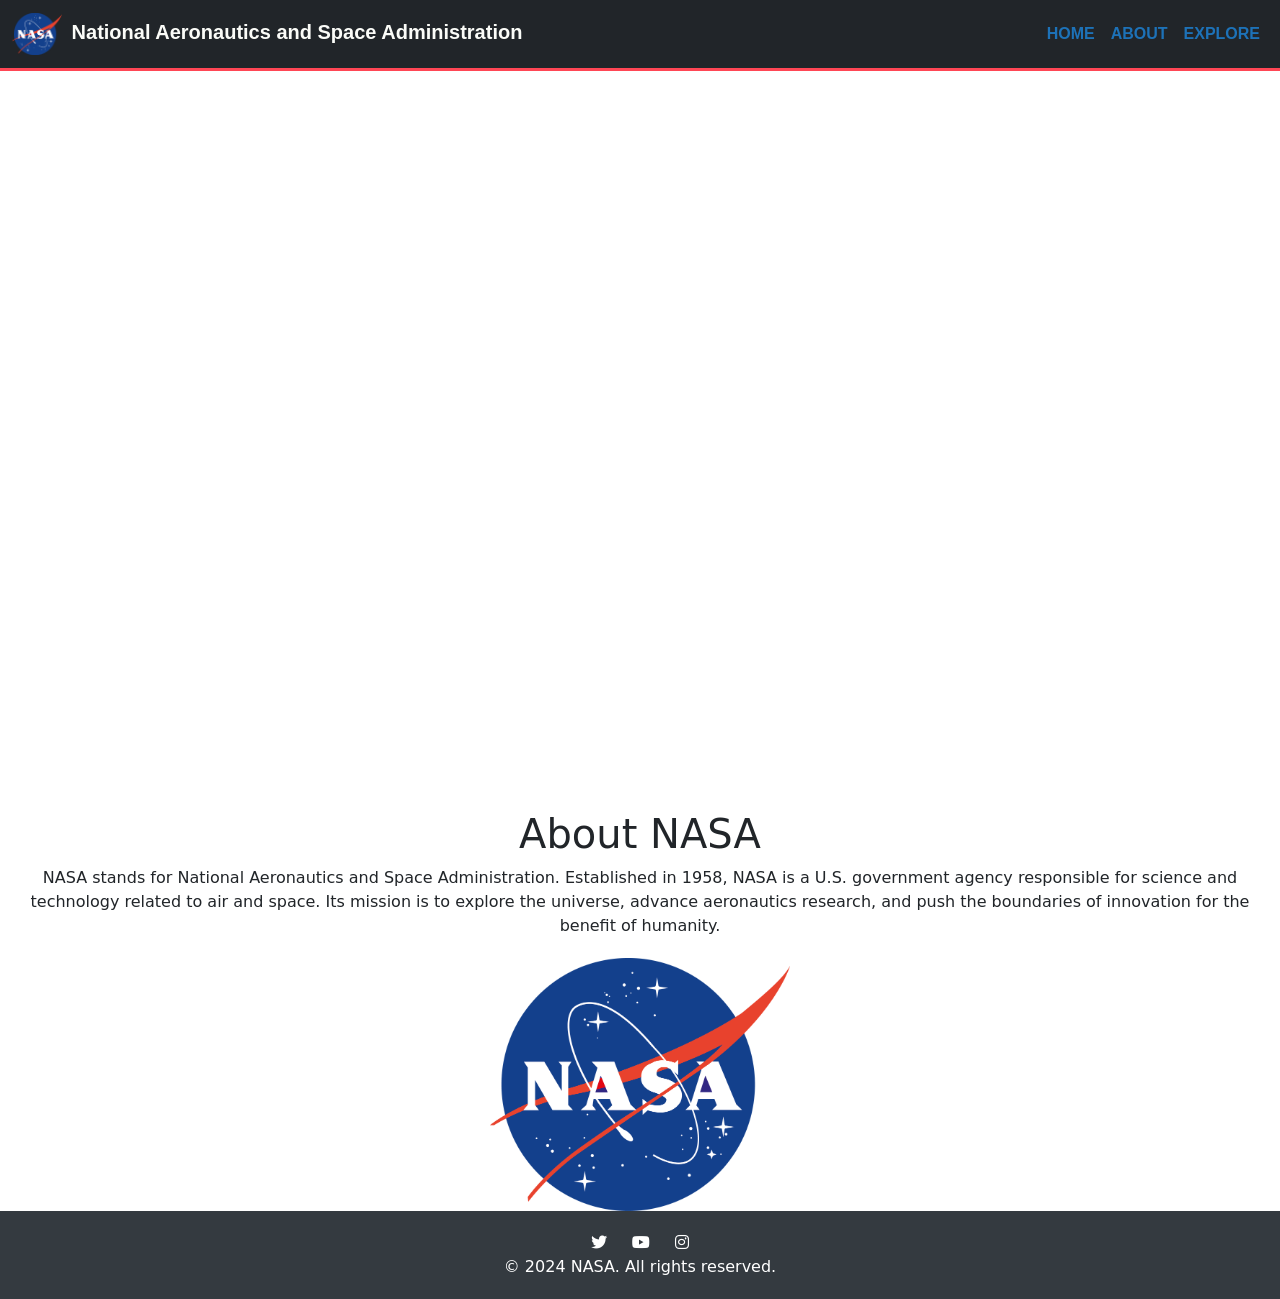
<file: project4/index.html>
<!DOCTYPE html>
<html lang="en">

<head>
    <meta charset="UTF-8">
    <meta name="viewport" content="width=device-width, initial-scale=1.0">
    <title>NASA</title>
    <link href="https://fonts.googleapis.com/css2?family=Rajdhani:wght@700&display=swap" rel="stylesheet">
    <link href="https://cdn.jsdelivr.net/npm/bootstrap@5.3.0-alpha3/dist/css/bootstrap.min.css" rel="stylesheet">
    <link href="https://cdnjs.cloudflare.com/ajax/libs/font-awesome/6.0.0-beta3/css/all.min.css" rel="stylesheet">
    <link rel="icon" href="images/Z.png">
   

    <style>
        html,
        body {
            height: 100%;
            margin: 0;
            display: flex;
            flex-direction: column;
            scroll-behavior: smooth;
        }

        .content-container {
            margin-top: 70px;
        }

        .footer {
            background-color: #343a40;
            color: white;
            text-align: center;
            padding: 20px 0;
        }

        .social-icons a {
            color: white;
            margin: 0 10px;
            text-decoration: none;
        }

        .footer-logo {
            display: flex;
            justify-content: center;
            align-items: center;
            margin-top: 20px;
        }

        .footer-logo img {
            width: 100px;
            height: auto;
        }

        .about-section img {
            width: 80%;
            max-width: 300px;
            height: auto;
        }

        .about-section {
            text-align: center;
        }

        .video-card {
            width: 100%;
            height: 0;
            padding-bottom: 56.25%;
            position: relative;
            overflow: hidden;
            margin-bottom: 20px;
        }

        .video-card iframe {
            position: absolute;
            top: 0;
            left: 0;
            width: 100%;
            height: 100%;
            border: none;
        }

        .navbar {
            background-color: #1E1E1E;
            border-bottom: 3px solid #ff4655;
        }

        .navbar-nav .nav-link {
            font-family: 'Helvetica', sans-serif;
            font-weight: bold;
            color: #1d72b8;
            padding: 0.5rem 0.75rem;
        }

        .navbar-brand {
            font-family: 'Helvetica', sans-serif;
            font-weight: bold;
            color: #fbfcf8;
        }

        /* Add margin to prevent navbar overlap */
        body {
            padding-top: 70px;
        }

        @media (max-width: 768px) {
            .navbar-brand span {
                font-size: 0.8em;
            }

            .navbar-brand img {
                width: 40px;
            }

            .footer-logo img {
                width: 80px;
            }

            body {
                padding-top: 100px;
            }
        }
    </style>
</head>

<body>
    <!-- Navbar -->
    <nav class="navbar navbar-expand-lg fixed-top navbar-dark bg-dark">
        <div class="container-fluid">
            <a class="navbar-brand" href="#">
                <img src="images/nasa logo.png" alt="NASA Icon" style="width: 50px;">
                <span class="ms-1">National Aeronautics and Space Administration</span>
            </a>
            <button class="navbar-toggler" type="button" data-bs-toggle="collapse" data-bs-target="#navbarNav"
                aria-controls="navbarNav" aria-expanded="false" aria-label="Toggle navigation">
                <span class="navbar-toggler-icon"></span>
            </button>
            <div class="collapse navbar-collapse" id="navbarNav">
                <ul class="navbar-nav ms-auto text-center">
                    <li class="nav-item"><a class="nav-link" href="#video">HOME</a></li>
                    <li class="nav-item"><a class="nav-link" href="#about">ABOUT</a></li>
                    <li class="nav-item"><a class="nav-link" href="view.html">EXPLORE</a></li>
                </ul>
            </div>
        </div>
    </nav>

    <!-- Main Content -->
    <div id="video" class="video-card">
        <iframe src="https://www.youtube.com/embed/4AUrfvGLST0?autoplay=1" title="NASA VIDEO"
        allow="accelerometer; autoplay; clipboard-write; encrypted-media; gyroscope; picture-in-picture; web-share"
        referrerpolicy="strict-origin-when-cross-origin" allowfullscreen></iframe>
    </div>
    
    <!-- About Section -->
    <div class="about-section" id="about">
        <h1>About NASA</h1>
        <p>NASA stands for National Aeronautics and Space Administration. Established in 1958, NASA is a U.S. government agency 
            responsible for science and technology related to air and space. Its mission is to explore the universe, advance 
            aeronautics research, and push the boundaries of innovation for the benefit of humanity.</p>

        <div class="footer-logo">
            <img src="images/nasa logo.png" alt="NASA Logo">
        </div>
    </div>

    <script src="https://cdn.jsdelivr.net/npm/bootstrap@5.3.0-alpha3/dist/js/bootstrap.bundle.min.js"></script>

    <!-- Footer Section -->
    <footer class="footer">
        <div class="social-icons">
            <a href="https://x.com/NASA" target="_blank"><i class="fab fa-twitter"></i></a>
            <a href="https://www.youtube.com/@NASA" target="_blank"><i class="fab fa-youtube"></i></a>
            <a href="https://www.instagram.com/nasa/" target="_blank"><i class="fab fa-instagram"></i></a>
        </div>
        <div class="copyright">
            &copy; 2024 NASA. All rights reserved.
        </div>
    </footer>
</body>

</html>
</file>
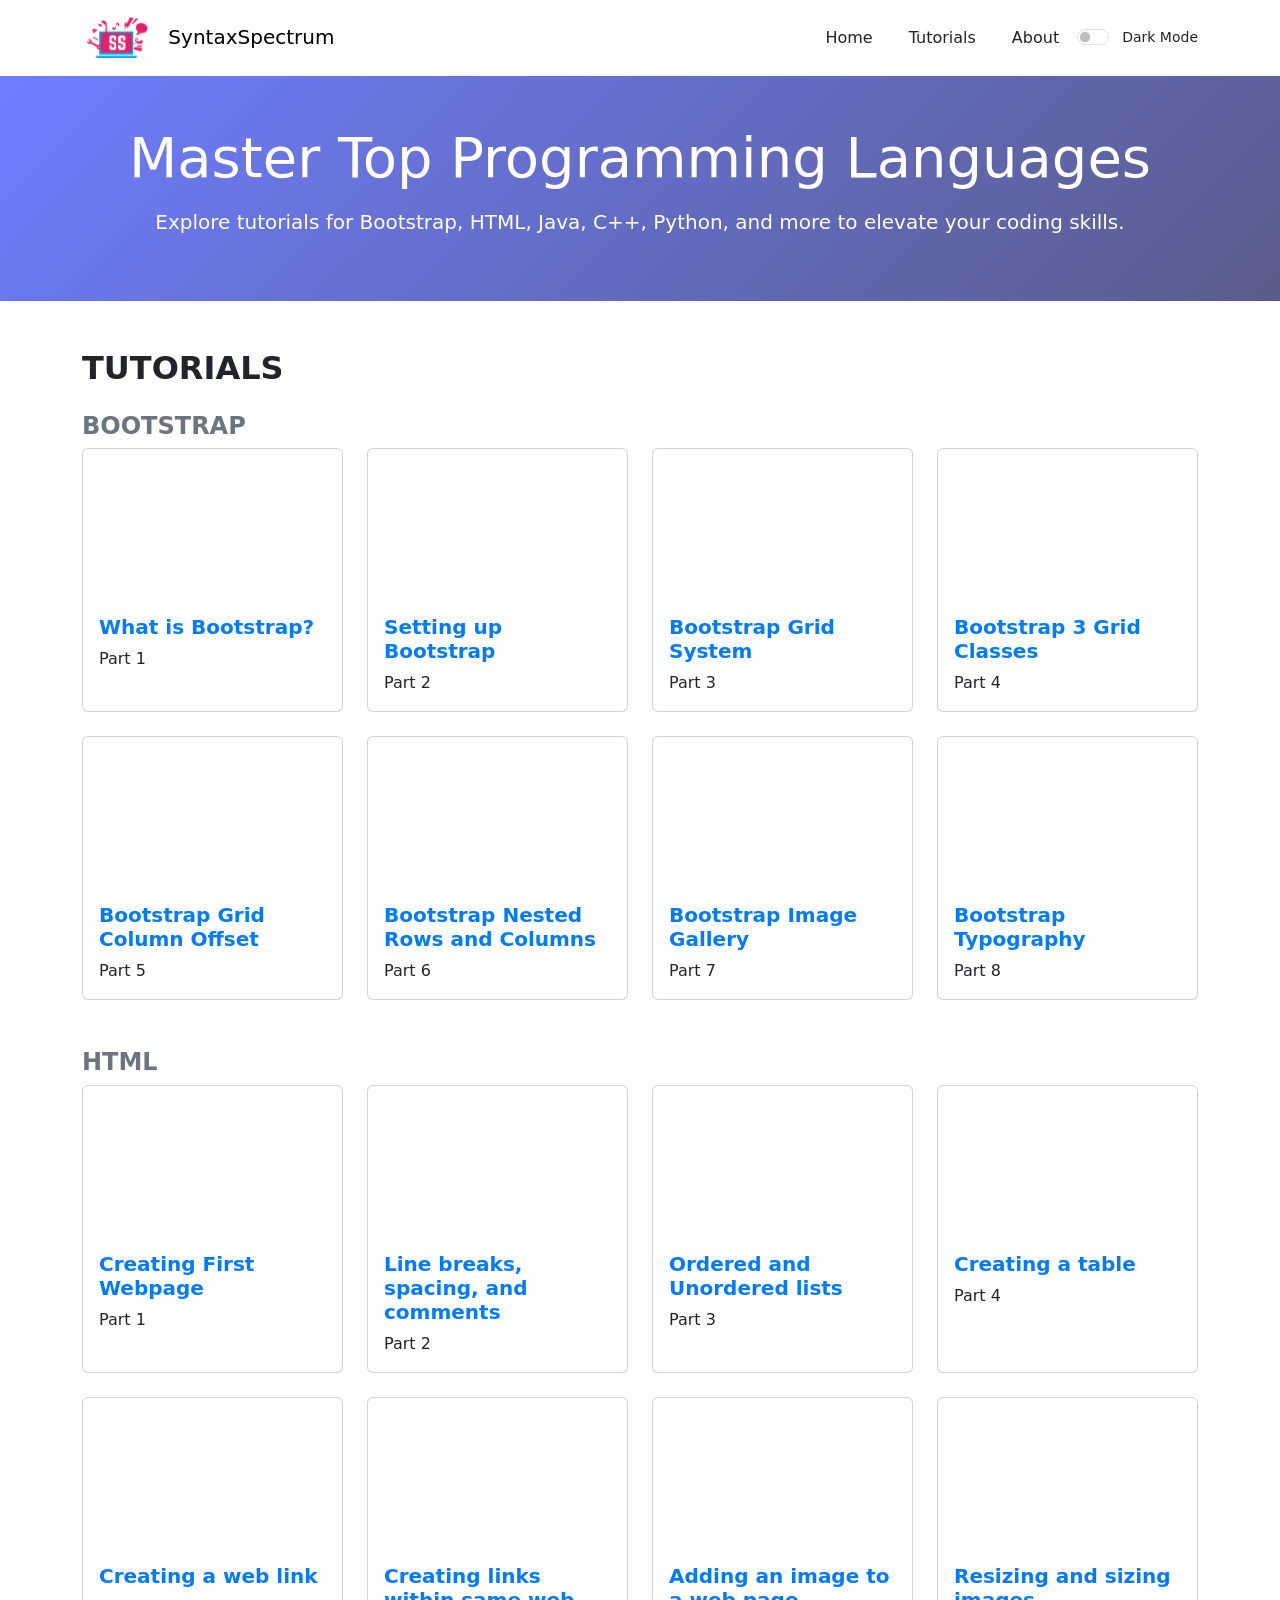
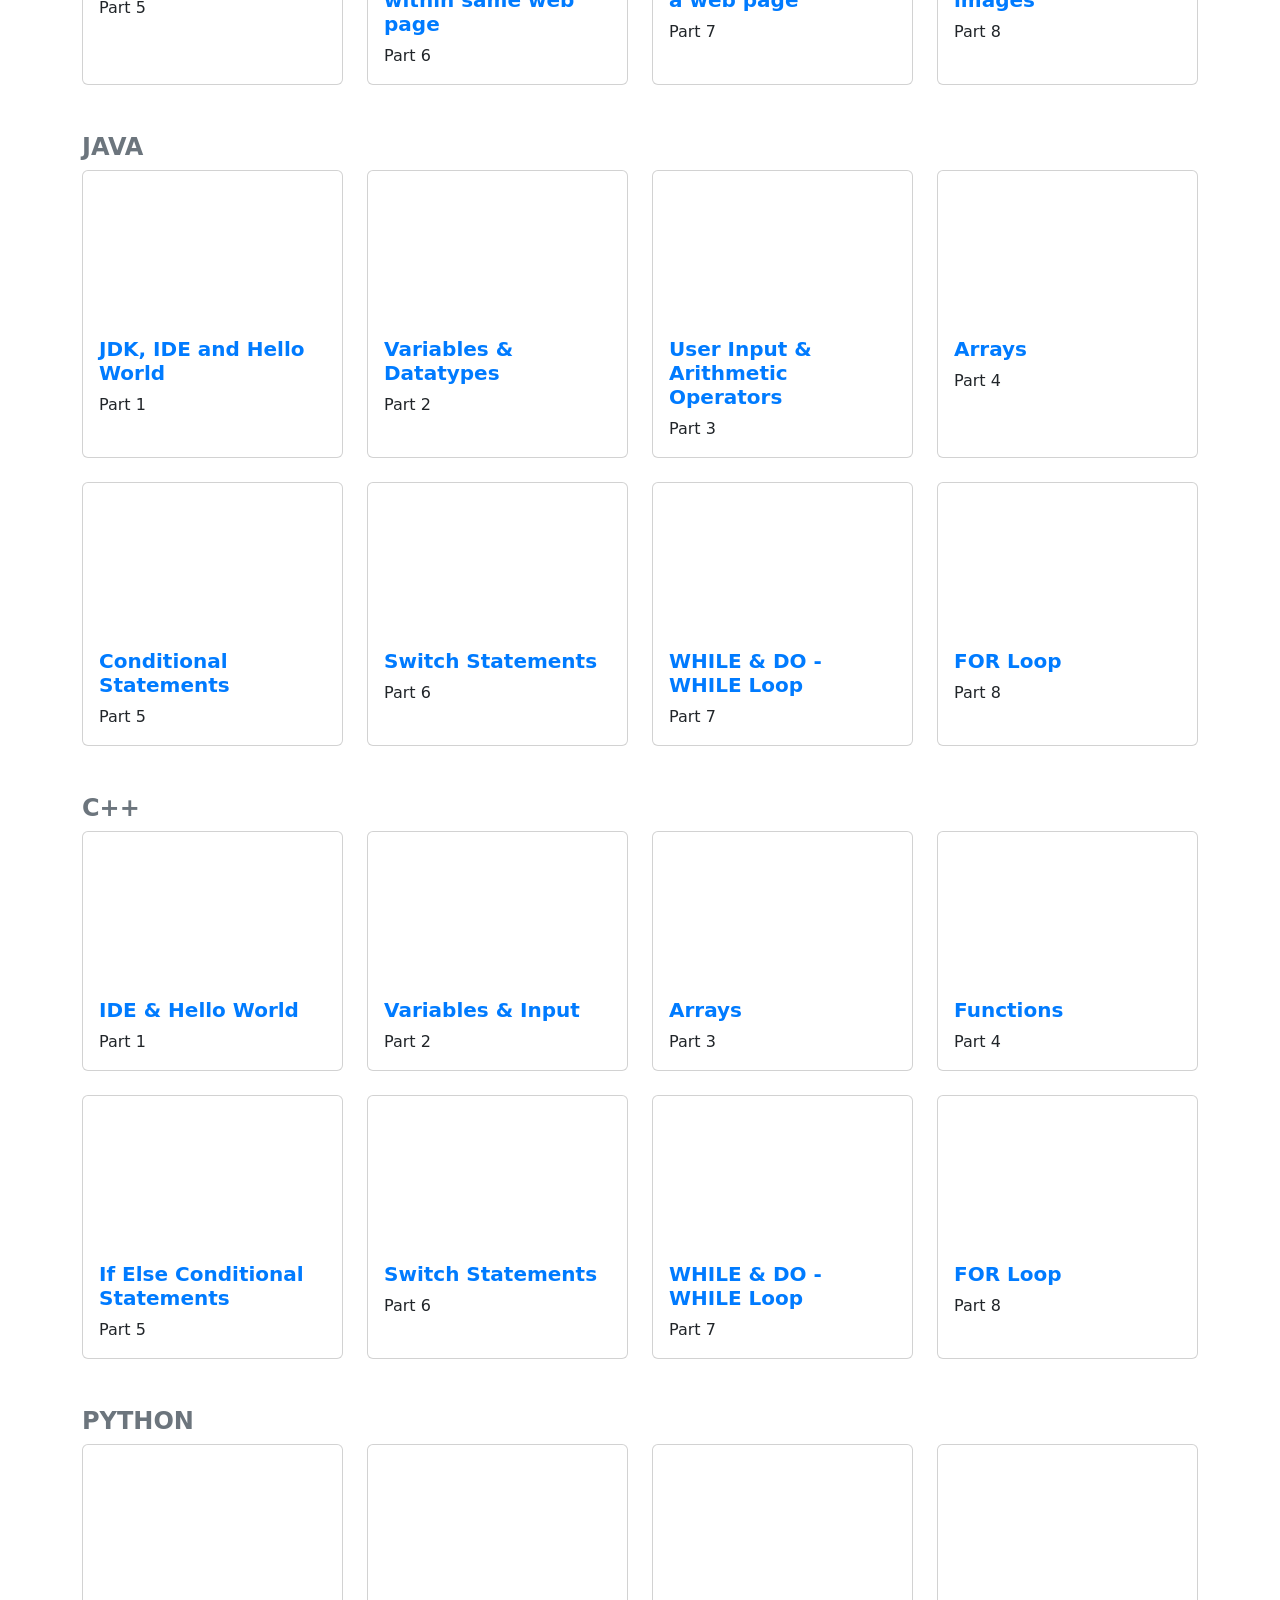
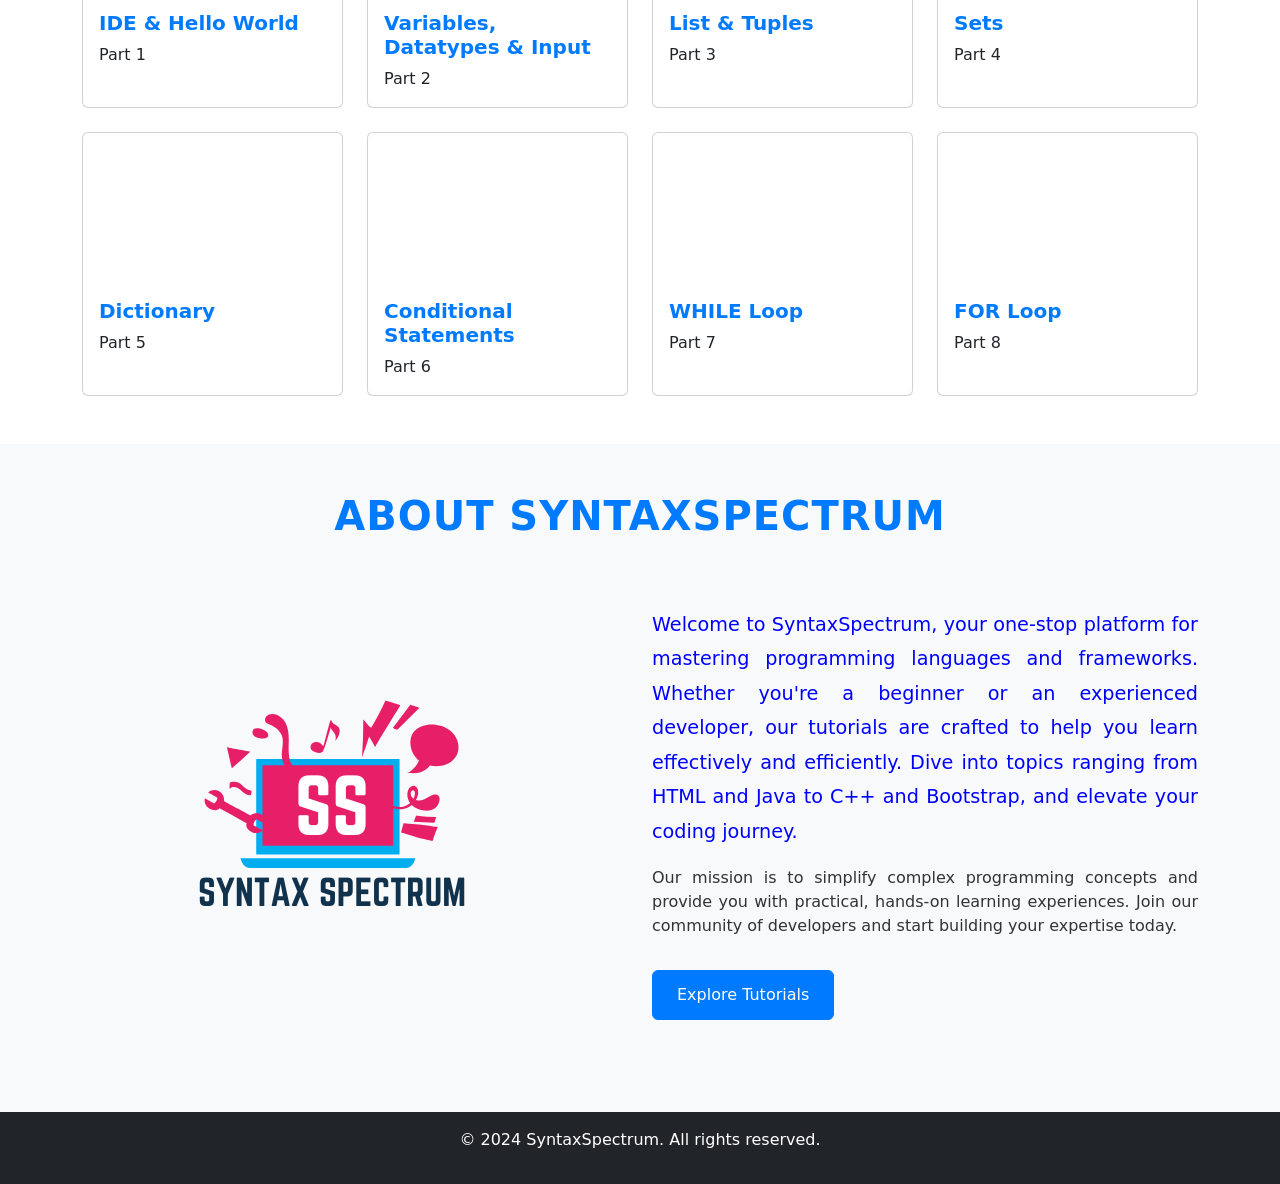
<file: project6/index.html>
<!DOCTYPE html>
<html lang="en">

<head>
    <meta charset="UTF-8">
    <meta name="viewport" content="width=device-width, initial-scale=1.0">
    <title>SyntaxSpectrum</title>
    <!-- Bootstrap CSS -->
    <link href="https://cdn.jsdelivr.net/npm/bootstrap@5.3.0/dist/css/bootstrap.min.css" rel="stylesheet">
    <link rel="stylesheet" href="style.css">
    <link rel="icon" href="images/Z.png">
</head>

<body>
    <nav class="navbar navbar-expand-lg navbar-light">
        <div class="container">
            <a class="navbar-brand" href="#">
                <img src="images/logo1.png" alt="Logo" style="width: 70px; height: 50px; margin-right: 10px;">
                SyntaxSpectrum
            </a>
            <button class="navbar-toggler" type="button" data-bs-toggle="collapse" data-bs-target="#navbarNav">
                <span class="navbar-toggler-icon"></span>
            </button>
            <div class="collapse navbar-collapse" id="navbarNav">
                <ul class="navbar-nav ms-auto">
                    <li class="nav-item"><a class="nav-link text-dark" href="#">Home</a></li>
                    <li class="nav-item"><a class="nav-link text-dark" href="#tutorials">Tutorials</a></li>
                    <li class="nav-item"><a class="nav-link text-dark" href="#about">About</a></li>
                </ul>
                <div class="form-check form-switch">
                    <input class="form-check-input" type="checkbox" id="modeSwitch">
                    <label class="form-check-label" for="modeSwitch">Dark Mode</label>
                </div>
            </div>
        </div>
    </nav>

    <!-- Hero Section -->
    <header class="bg-dark text-white text-center py-5">
        <div class="container">
            <h1 class="display-4">Master Top Programming Languages</h1>
            <p class="lead">Explore tutorials for Bootstrap, HTML, Java, C++, Python, and more to elevate your coding skills.</p>
        </div>
    </header>

    <!-- Categories Section -->
    <section id="tutorials" class="container my-5">
        <h2 class="mb-4">TUTORIALS</h2>
        <div id="tutorialsContainer"></div>
    </section>

    <section id="about" class="bg-light py-5">
        <div class="container">
            <h2 class="mb-4 text-center">About SyntaxSpectrum</h2>
            <div class="row align-items-center">
                <div class="col-md-6">
                    <img src="images/logo.png" alt="About SyntaxSpectrum" class="img-fluid rounded">
                </div>
                <div class="col-md-6">
                    <p class="lead">
                        Welcome to SyntaxSpectrum, your one-stop platform for mastering programming languages and frameworks. 
                        Whether you're a beginner or an experienced developer, our tutorials are crafted to help you 
                        learn effectively and efficiently. Dive into topics ranging from HTML and Java to C++ and Bootstrap, 
                        and elevate your coding journey.
                    </p>
                    <p>
                        Our mission is to simplify complex programming concepts and provide you with practical, hands-on 
                        learning experiences. Join our community of developers and start building your expertise today.
                    </p>
                    <a href="#tutorials" class="btn btn-primary mt-3">Explore Tutorials</a>
                </div>
            </div>
        </div>
    </section>

    <!-- Footer -->
    <footer class="bg-dark text-white text-center py-3">
        <div class="container">
            <p>&copy; 2024 SyntaxSpectrum. All rights reserved.</p>
        </div>
    </footer>

    <!-- Bootstrap JS -->
    <script src="https://cdn.jsdelivr.net/npm/bootstrap@5.3.0/dist/js/bootstrap.bundle.min.js"></script>
    <script>
        const tutorials = [
            {
                category: 'BOOTSTRAP',
                items: [
                    { title: 'What is Bootstrap?', text: 'Part 1', src: 'https://www.youtube.com/embed/314m7YBRF vQ?si=4-a6KgYBkY3blSqc' },
                    { title: 'Setting up Bootstrap', text: 'Part 2', src: 'https://www.youtube.com/embed/6e9IlNJ6W38?si=NFZK3HXMTDA_gmIw' },
                    { title: 'Bootstrap Grid System', text: 'Part 3', src: 'https://www.youtube.com/embed/GDwWmrpCa30?si=TL8qY-FoDZI_ATeT' },
                    { title: 'Bootstrap 3 Grid Classes', text: 'Part 4', src: 'https://www.youtube.com/embed/lAh2uPzoGyg?si=5fzcKw1JaBfMVg_B' },
                    { title: 'Bootstrap Grid Column Offset', text: 'Part 5', src: 'https://www.youtube.com/embed/Npin-ZwaL40?si=cO_1BNVijK5FXPoE' },
                    { title: 'Bootstrap Nested Rows and Columns', text: 'Part 6', src: 'https://www.youtube.com/embed/P10M8-pr-yk?si=F3ychRwxgMrS3w3Z' },
                    { title: 'Bootstrap Image Gallery', text: 'Part 7', src: 'https://www.youtube.com/embed/2-tHexxFixA?si=EdRCgWqh36bbqPv9' },
                    { title: 'Bootstrap Typography', text: 'Part 8', src: 'https://www.youtube.com/embed/PyrEucl-bqY?si=Ht8j3emBFnCxpe7l' }
                ]
            },
            {
                category: 'HTML',
                items: [
                    { title: 'Creating First Webpage', text: 'Part 1', src: 'https://www.youtube.com/embed/-USAeFpVf_A?si=h6TuPyWyP6VzJNEq' },
                    { title: 'Line breaks, spacing, and comments', text: 'Part 2', src: 'https://www.youtube.com/embed/i3GE-toQg-o?si=mBNFkZcwHrplR7Rq' },
                    { title: 'Ordered and Unordered lists', text: 'Part 3', src: 'https://www.youtube.com/embed/09oErCBjVns?si=nxi622ReDNXFJ04K' },
                    { title: 'Creating a table', text: 'Part 4', src: 'https://www.youtube.com/embed/wvR40su_XBM?si=wBn9D5XsJZ4FF_4F' },
                    { title: 'Creating a web link', text: 'Part 5', src: 'https://www.youtube.com/embed/U4UHoiK6Oo4?si=sHU2eQcFUi-pFnVp' },
                    { title: 'Creating links within same web page', text: 'Part 6', src: 'https://www.youtube.com/embed/bCt2FnyY7AE?si=JfJf5VPdPw3_pOgs' },
                    { title: 'Adding an image to a web page', text: 'Part 7', src: 'https://www.youtube.com/embed/Zy4KJeVN7Gk?si=tbX9mQUrXkFulN1c' },
                    { title: 'Resizing and sizing images', text: 'Part 8', src: 'https://www.youtube.com/embed/dM12ctixdT4?si=HjyzY60Y6jFC1xzJ' }
                ]
            },
            {
                category: 'JAVA',
                items: [
                    { title: 'JDK, IDE and Hello World', text: 'Part 1', src: 'https://www.youtube.com/embed/8HXqOHH2ocM?si=vB48ROlBModVrnl0' },
                    { title: 'Variables & Datatypes', text: 'Part 2', src: 'https://www.youtube.com/embed/lePkYEGt2es?si=-b5S6Hd0gm4TdP-b' },
                    { title: 'User  Input & Arithmetic Operators', text: 'Part 3', src: 'https://www.youtube.com/embed/76b2d6ozN_k?si=de27cpM3kyOKQFCk' },
                    { title: 'Arrays', text: 'Part 4', src: 'https://www.youtube.com/embed/LzeUR6JJBZo?si=CozolWD_O_M9Bnj-' },
                    { title: 'Conditional Statements', text: 'Part 5', src: 'https://www.youtube.com/embed/m8Qo5vT-5MY?si=VY0YyL91h2fkHXb4' },
                    { title: 'Switch Statements', text: 'Part 6', src: 'https://www.youtube.com/embed/Px3J6ZdDqls?si=8Bn_ltUXzOTbr4Fc' },
                    { title: 'WHILE & DO - WHILE Loop', text: 'Part 7', src: 'https://www.youtube.com/embed/WX978uCVAkM?si=xl4ECog4bWXmfsRJ' },
                    { title: 'FOR Loop', text: 'Part 8', src: 'https://www.youtube.com/embed/re6AlB8AciI?si=eblbDrKvu7ra4X-F' }
                ]
            },
            {
                category: 'C++',
                items: [
                    { title: 'IDE & Hello World', text: 'Part 1', src: 'https://www.youtube.com/embed/vwzlg-wSDH0?si=w7PztgSEbYfOTiUW' },
                    { title: 'Variables & Input', text: 'Part 2', src: 'https://www.youtube.com/embed/Nma5TNskoJo?si=tR2aFpl5vJBDm7yt' },
                    { title: 'Arrays', text: 'Part 3', src: 'https://www.youtube.com/embed/9p55DNEUz-4?si=DEg2T02JNmNgcWNw' },
                    { title: 'Functions', text: 'Part 4', src: 'https://www.youtube.com/embed/7ltB_Hfegzs?si=psT4Yf4-IudrjzdK' },
                    { title: 'If Else Conditional Statements', text: 'Part 5', src: 'https://www.youtube.com/embed/wIi94VH1tO0?si=OvrdQ6FjD3LQ410d' },
                    { title: 'Switch Statements', text: 'Part 6', src: 'https://www.youtube.com/embed/3tX23YIrotg?si=iaWr71qLUm4hQ8ja' },
                    { title: 'WHILE & DO - WHILE Loop', text: 'Part 7', src: 'https://www.youtube.com/embed/np8FTCwA7_Q?si=sCG0JMKwk_nwJ4Ah' },
                    { title: 'FOR Loop', text: 'Part 8', src: 'https://www.youtube.com/embed/GeMEHNBOUkU?si=t7oPPDvWF9MyY7qI' }
                ]
            },
            {
                category: 'PYTHON',
                items: [
                    { title: 'IDE & Hello World ', text: 'Part 1', src: 'https://www.youtube.com/embed/UBZs0-gUZsU?si=tmB0qRCJWUeyld-w' },
                    { title: 'Variables, Datatypes & Input ', text: 'Part 2', src: 'Https://www.youtube.com/embed/uVO_bElzTbI?si=KbO7dmDJ79r-Ji69' },
                    { title: 'List & Tuples', text: 'Part 3', src: 'https://www.youtube.com/embed/AvlYWx0T-fo?si=j-cSP8YXPgjd5B55' },
                    { title: ' Sets', text: 'Part 4', src: 'https://www.youtube.com/embed/d4itGdI6Zaw?si=prB1FIR5GV8g_L_X' },
                    { title: 'Dictionary ', text: 'Part 5', src: 'https://www.youtube.com/embed/ZLrNYnye4r4?si=zsfwe623cKsRLiKi ' },
                    { title: 'Conditional Statements', text: 'Part 6', src: 'https://www.youtube.com/embed/HtG51hhhdqM?si=MpUIeR9INysXeVfR' },
                    { title: 'WHILE Loop', text: 'Part 7', src: 'https://www.youtube.com/embed/foz2chuZG9U?si=uxrDkgm2r09Xq1oQ' },
                    { title : 'FOR Loop ', text: 'Part 8', src: 'https://www.youtube.com/embed/cmdPovwSRWs?si=u-ipoPnRwMlCGks4' }
                ]
            }
        ];

        const tutorialsContainer = document.getElementById('tutorialsContainer');

        tutorials.forEach(tutorial => {
            const categoryDiv = document.createElement('div');
            categoryDiv.classList.add('mb-5');
            const categoryTitle = document.createElement('h3');
            categoryTitle.classList.add('text-secondary');
            categoryTitle.textContent = tutorial.category;
            categoryDiv.appendChild(categoryTitle);

            const rowDiv = document.createElement('div');
            rowDiv.classList.add('row', 'row-cols-1', 'row-cols-md-4', 'g-4');

            tutorial.items.forEach(item => {
                const colDiv = document.createElement('div');
                colDiv.classList.add('col');
                const cardDiv = document.createElement('div');
                cardDiv.classList.add('card', 'h-100');

                const iframe = document.createElement('iframe');
                iframe.classList.add('embed-responsive-item', 'card-img-top');
                iframe.src = item.src;
                iframe.allowFullscreen = true;

                const cardBody = document.createElement('div');
                cardBody.classList.add('card-body');
                const cardTitle = document.createElement('h5');
                cardTitle.classList.add('card-title');
                cardTitle.textContent = item.title;
                const cardText = document.createElement('p');
                cardText.classList.add('card-text');
                cardText.textContent = item.text;

                cardBody.appendChild(cardTitle);
                cardBody.appendChild(cardText);
                cardDiv.appendChild(iframe);
                cardDiv.appendChild(cardBody);
                colDiv.appendChild(cardDiv);
                rowDiv.appendChild(colDiv);
            });

            categoryDiv.appendChild(rowDiv);
            tutorialsContainer.appendChild(categoryDiv);
        });

        // Dark mode functionality
        const modeSwitch = document.getElementById('modeSwitch');
        const body = document.body;
        const navbar = document.querySelector('.navbar');
        const cards = document.querySelectorAll('.card');

        modeSwitch.addEventListener('change', function () {
            if (this.checked) {
                body.classList.remove('light-mode');
                body.classList.add('dark-mode');
                navbar.classList.remove('navbar-light');
                navbar.classList.add('navbar-dark');
                cards.forEach(card => {
                    card.classList.remove('light-mode');
                    card.classList.add('dark-mode');
                });
            } else {
                body.classList.remove('dark-mode');
                body.classList.add('light-mode');
                navbar.classList.remove('navbar-dark');
                navbar.classList.add('navbar-light');
                cards.forEach(card => {
                    card.classList.remove('dark-mode');
                    card.classList.add('light-mode');
                });
            }
        });
    </script>
</body>

</html>
</file>
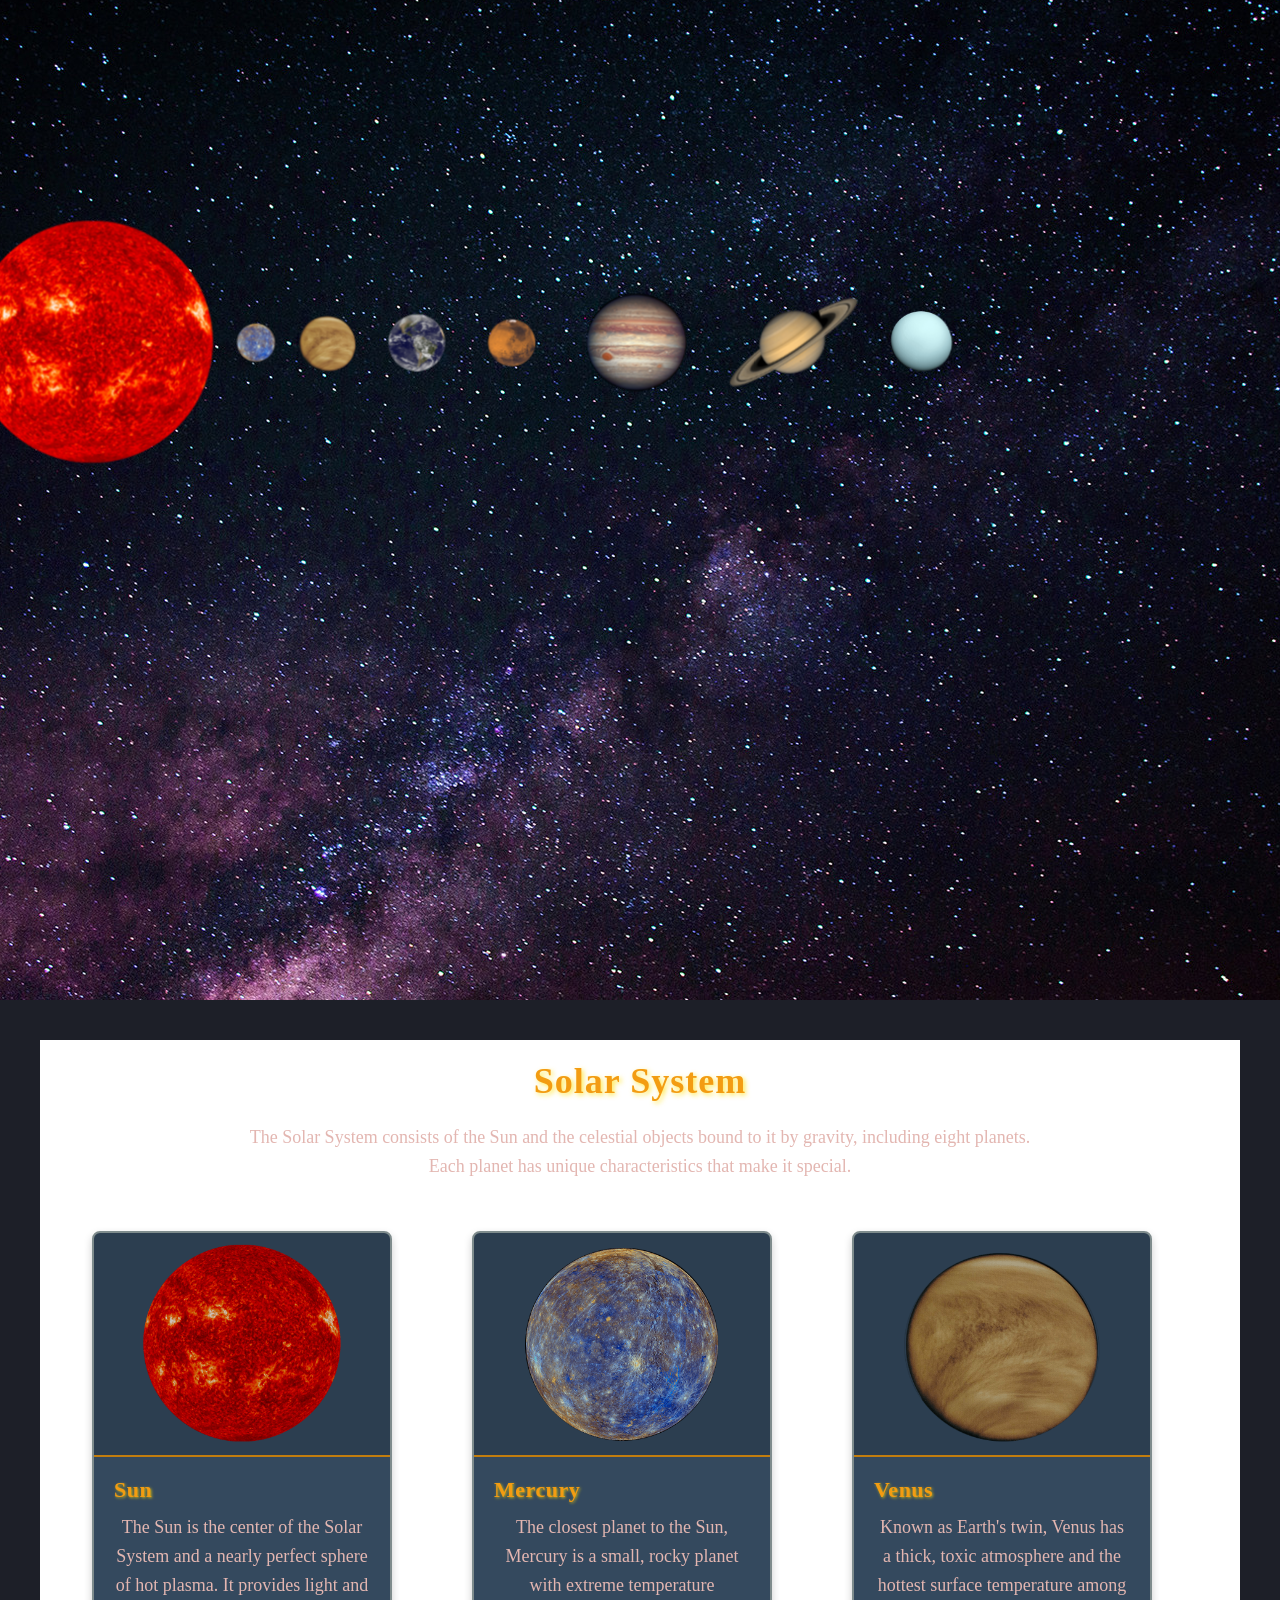
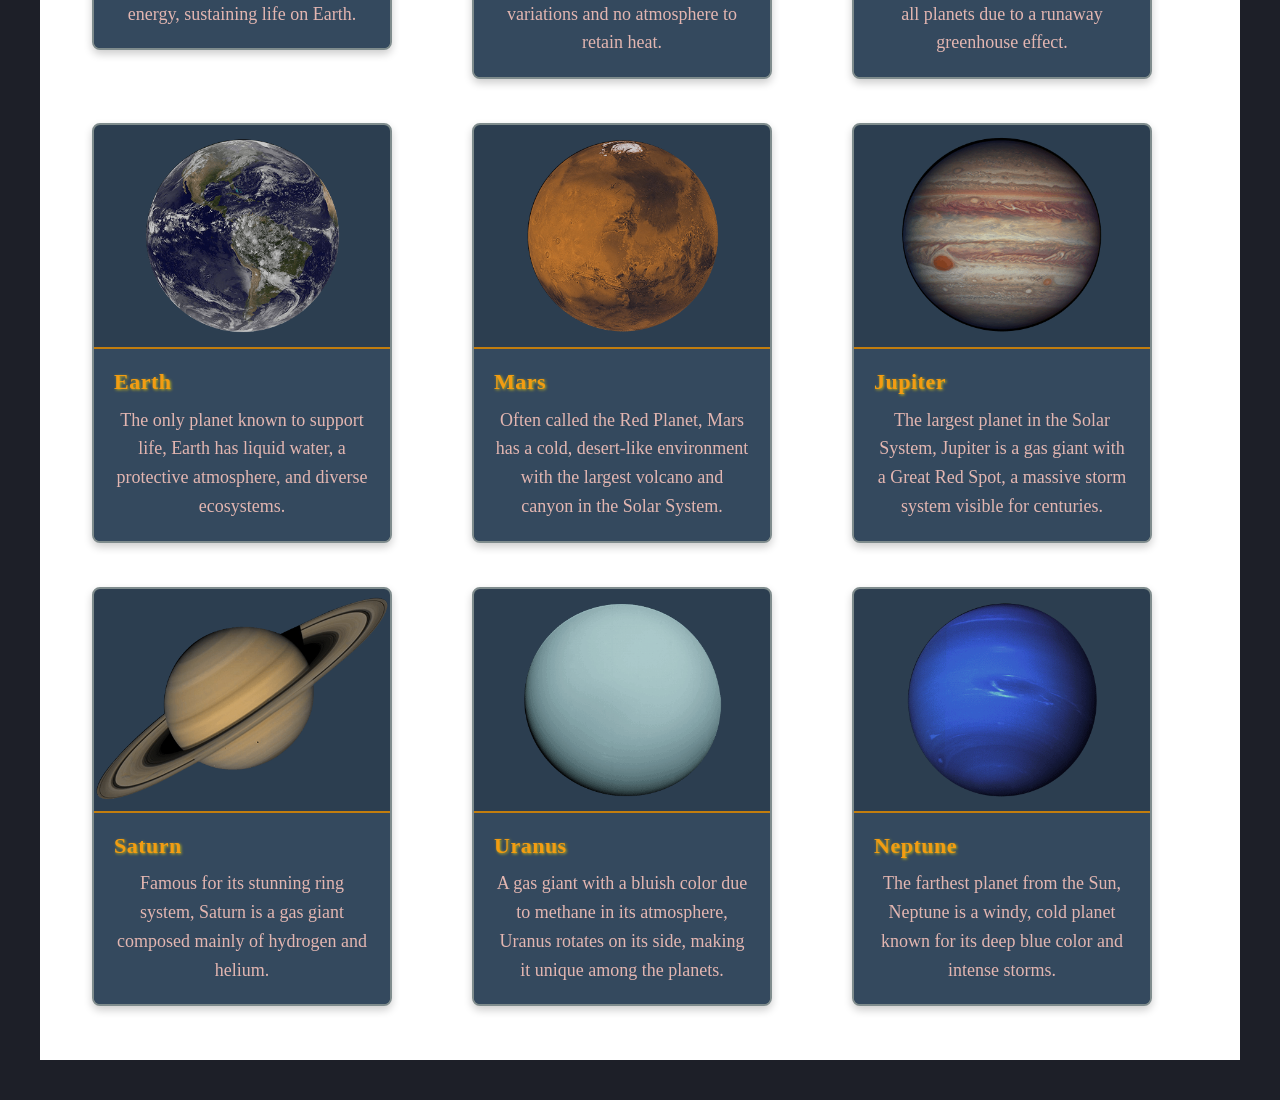
<file: project5/banner.html>
<!DOCTYPE html>
<html>

<head>
	<meta charset="utf-8">
	<meta name="viewport" content="width=device-width, initial-scale=1">
	<link href="https://cdn.jsdelivr.net/npm/bootstrap@5.3.3/dist/css/bootstrap.min.css" rel="stylesheet"
		integrity="sha384-QWTKZyjpPEjISv5WaRU9OFeRpok6YctnYmDr5pNlyT2bRjXh0JMhjY6hW+ALEwIH" crossorigin="anonymous">
	<link rel="stylesheet" href="style.css" />
	<link rel="stylesheet" href="parallax.css" />
	<link rel="icon" href="trial/Z.png">

	<title>Solar System | Parallax</title>
</head>

<body>
	<section>
		<div class="keyart" id="parallax">
			<div class="keyart_layer parallax" id="keyart-0" data-speed="2"></div>
			<div class="keyart_layer parallax" id="keyart-1" data-speed="5"></div>
			<div class="keyart_layer parallax" id="keyart-2" data-speed="11"></div>
			<div class="keyart_layer parallax" id="keyart-3" data-speed="16"></div>
			<div class="keyart_layer parallax" id="keyart-4" data-speed="26"></div>
			<div class="keyart_layer parallax" id="keyart-5" data-speed="36"></div>
			<div class="keyart_layer parallax" id="keyart-6" data-speed="49"></div>
			<div class="keyart_layer parallax" id="keyart-7" data-speed="69"></div>
			<div class="keyart_layer" id="keyart-8" data-speed="100"></div>
			<!--Front image, in sync with scroll, no need to parallax-->
			<!--Add or Remove layers as needed - check Parallax.css for refrence-->
		</div>
	</section>

	<section class="main-content">
		<div style="height: auto; background-color: white; padding: 20px;">
			<h1 class="text-center">Solar System</h1>
			<p>The Solar System consists of the Sun and the celestial objects bound to it by gravity, including eight planets. Each planet has unique characteristics that make it special.</p>
			<div class="container">
				<div class="row">
					<!-- Sun -->
					<div class="col-md-4 mb-4">
						<div class="card">
							<img src="trial/sun.png" alt="Sun" class="card-img-top" />
							<div class="card-body">
								<h5 class="card-title">Sun</h5>
								<p class="card-text">The Sun is the center of the Solar System and a nearly perfect sphere of hot plasma. It provides light and energy, sustaining life on Earth.</p>
							</div>
						</div>
					</div>
					<!-- Mercury -->
					<div class="col-md-4 mb-4">
						<div class="card">
							<img src="trial/mercury.png" alt="Mercury" class="card-img-top" />
							<div class="card-body">
								<h5 class="card-title">Mercury</h5>
								<p class="card-text">The closest planet to the Sun, Mercury is a small, rocky planet with extreme temperature variations and no atmosphere to retain heat.</p>
							</div>
						</div>
					</div>
					<!-- Venus -->
					<div class="col-md-4 mb-4">
						<div class="card">
							<img src="trial/venus.png" alt="Venus" class="card-img-top" />
							<div class="card-body">
								<h5 class="card-title">Venus</h5>
								<p class="card-text">Known as Earth's twin, Venus has a thick, toxic atmosphere and the hottest surface temperature among all planets due to a runaway greenhouse effect.</p>
							</div>
						</div>
					</div>
					<!-- Earth -->
					<div class="col-md-4 mb-4">
						<div class="card">
							<img src="trial/earth.png" alt="Earth" class="card-img-top" />
							<div class="card-body">
								<h5 class="card-title">Earth</h5>
								<p class="card-text">The only planet known to support life, Earth has liquid water, a protective atmosphere, and diverse ecosystems.</p>
							</div>
						</div>
					</div>
					<!-- Mars -->
					<div class="col-md-4 mb-4">
						<div class="card">
							<img src="trial/mars.png" alt="Mars" class="card-img-top" />
							<div class="card-body">
								<h5 class="card-title">Mars</h5>
								<p class="card-text">Often called the Red Planet, Mars has a cold, desert-like environment with the largest volcano and canyon in the Solar System.</p>
							</div>
						</div>
					</div>
					<!-- Jupiter -->
					<div class="col-md-4 mb-4">
						<div class="card">
							<img src="trial/jupiter.png" alt="Jupiter" class="card-img-top" />
							<div class="card-body">
								<h5 class="card-title">Jupiter</h5>
								<p class="card-text">The largest planet in the Solar System, Jupiter is a gas giant with a Great Red Spot, a massive storm system visible for centuries.</p>
							</div>
						</div>
					</div>
					<!-- Saturn -->
					<div class="col-md-4 mb-4">
						<div class="card">
							<img src="trial/saturn.png" alt="Saturn" class="card-img-top" />
							<div class="card-body">
								<h5 class="card-title">Saturn</h5>
								<p class="card-text">Famous for its stunning ring system, Saturn is a gas giant composed mainly of hydrogen and helium.</p>
							</div>
						</div>
					</div>
					<!-- Uranus -->
					<div class="col-md-4 mb-4">
						<div class="card">
							<img src="trial/uranus.png" alt="Uranus" class="card-img-top" />
							<div class="card-body">
								<h5 class="card-title">Uranus</h5>
								<p class="card-text">A gas giant with a bluish color due to methane in its atmosphere, Uranus rotates on its side, making it unique among the planets.</p>
							</div>
						</div>
					</div>
					<!-- Neptune -->
					<div class="col-md-4 mb-4">
						<div class="card">
							<img src="trial/neptune.png" alt="Neptune" class="card-img-top" />
							<div class="card-body">
								<h5 class="card-title">Neptune</h5>
								<p class="card-text">The farthest planet from the Sun, Neptune is a windy, cold planet known for its deep blue color and intense storms.</p>
							</div>
						</div>
					</div>
				</div>
			</div>
		</div>
	</section>
	

	<!--Uses JQuery-->
	<script src="https://ajax.googleapis.com/ajax/libs/jquery/2.1.3/jquery.min.js"></script>
	<script type="text/javascript" src="js/parallax.js"></script>

</body>

</html>
</file>
<file: project2/style.css>
* {
    margin: 0;
    padding: 0;
    font-family: 'Roboto', sans-serif; 
}

.container-fluid {
    width: 100%;
    min-height: 100vh;
    background-image: linear-gradient(rgba(0, 0, 0, 0.7), rgba(0, 0, 0, 0.7)), url('images/background.jpg');
    background-position: center;
    background-size: cover;
    background-attachment: fixed; 
    background-repeat: no-repeat; 
}


.logo {
    width: 50px;
    cursor: pointer;
}

.navbar-nav .nav-link {
    font-family: 'Poppins', sans-serif;
    font-size: 1.2rem;
    color: #fff;
}

.navbar-nav .nav-link:hover {
    color:#023E8A;
}

.h1 {
    font-size: 50px;
    font-family: 'Roboto', sans-serif; 
    color: #F4F8F6;
    margin-top: 180px; 
}

.display-6 {
    text-align: justify;
    color: #F4F8F6;
    font-size: medium;
    margin-top: 10px;
}
.card {
    border: none;
    border-radius: 15px;
    overflow: hidden;
    box-shadow: 0 4px 15px rgba(0, 0, 0, 0.1);
    display: flex;
    flex-direction: column; 
}
.card-img-top {
    width: 100;
    height: 110px;
    transition: transform 0.3s;
    object-fit: cover;
}

.card:hover .card-img-top {
    transform: scale(1.05);
}

.card-body {
    padding: 3px;
}

.card-title {
    font-size: 1.25rem;
    font-weight: 700;
}

.card-text {
    font-size: 0.9rem;
    color: #555;
    text-align: justify;
}

.location-popup {
    margin-top: 20px;
    position: absolute;
    top: 60px;
    left: 50px;
    background-color: white;
    border: 1px solid #ccc;
    padding: 10px;
    width: 250px;
    display: none;
    z-index: 10;
}
.location-popup img {
    width: 100%;
    height: auto;
}
.btn-location:hover + .location-popup {
    display: block;
}
.footer {
    color: #2f2828;
    padding: 20px 0;
    text-align: center;
    position: relative;
    bottom: 0;
    width: 100%;
    display: flex;
    justify-content: center;
    align-items: center;
    flex-direction: column;
}

.footer-content {
    max-width: 1200px;
    margin: 0 auto;
    text-align: center;
}

.footer p {
    margin: 5px 0;
}

.footer a {
    color: #6200ff;
    text-decoration: none;
    margin: 0 5px;
}

.footer a:hover {
    text-decoration: underline;
}

.social-links a {
    display: inline-block;
    margin: 0 10px;
}
</file>
<file: project3/style.css>
*body {
    font-family: Arial, sans-serif;
}


.section-padding {
    padding: 30px
}

.navbar {
    height: 48px; 
    padding: 10px 20px; 
    background-color: #f3dadf;
 
}


.navbar-nav a {
    font-size: 15px;
    text-transform: uppercase;
    font-weight: 500;
}
   

.navbar-brand {
    font-size: 24px;
    color: #ae4454;
}

.nav-link {
    color: #ae4454 !important;
}

.nav-link:hover {
    color: #f39f5a !important;
}

.btn-custom {
    background-color: #ff9f00;
    color: white;
    transition: background-color 0.3s;
}

.btn-custom:hover {
    background-color: #e68a00;
    color: white;
}

.hidden {
    display: none;
}
h2 {
    font-family: Arial, sans-serif;
    font-size: 2.5rem;
    text-transform: uppercase;
    letter-spacing: 2px;
    color: #6BA3BE;
    text-shadow: 1px 1px 2px rgba(0, 0, 0, 0.1);
    margin-bottom: 30px;
}


.gallery-item {
    cursor: pointer;
    transition: transform 0.2s;
    background-color: #f1916d;
    padding: 10px;
    border-radius: 8px;
    box-shadow: 0 4px 8px rgba(0, 0, 0, 0.1);
    display: flex;
    flex-direction: column;
    align-items: center;
    justify-content: space-between;
    height: 400px;
    align-content: center;


}

.gallery-item img {
    width: 100%;
    height: 200px;
 object-fit: cover;
    border-radius: 8px;
}

.gallery-item h5 {
    margin-top: 10px;
    font-size: 18px;
    text-align: center;
}

.gallery-item p {
    font-size: 15px;
    text-align: justify; 
    color: #F3DADF;
    line-height: 1; 
    margin: 10; 
}

.gallery-item h4 {
    font-size: 25px; 
    line-height: 1.2; 
    margin-top: 4px; 
    color: #19305C;
    text-align: center; 
}

   
.gallery-item:hover {
    transform: scale(1.05);
    box-shadow: 0 4px 12px rgba(0, 0, 0, 0.2);
}

.row>div {
    margin-bottom: 20px;
    
}

.custom-carousel {
    max-width: 100%;  
    margin: 0 auto; 
}

body {
    background-color: #ffffff;
    color: #000000;
}


/* Dark mode styles */
body.dark-mode {
    background-color: #032F30;
    color: #f1916d;
}

.navbar.dark-mode {
    background-color: #03122f;
}

.btn-secondary.dark-mode {
    background-color: #444;
    color: #e0e0e0;
}
.btn-pink {
    background-color: #ae7dac;
    border-color: #ae7dac;
    color: #f3dadf;
}

.btn-pink:hover {
    background-color: #ff66b2; 
    border-color: #ff66b2;
}
.footer {
    color: #2f2828;
    padding: 20px 0;
    text-align: center;
    position: relative;
    bottom: 0;
    width: 100%;
    display: flex;
    justify-content: center;
    align-items: center;
    flex-direction: column;
}

.footer-content {
    max-width: 1200px;
    margin: 0 auto;
    text-align: center;
}

.footer p {
    margin: 5px 0;
    color: #0c969c;

}

.footer a {
    color: #6200ff;
    text-decoration: none;
    margin: 0 5px;
}

.footer a:hover {
    text-decoration: underline;
}

.social-links a {
    display: inline-block;
    margin: 0 10px;
}
</file>
<file: project6/style.css>
body.light-mode {
    background-color: #f8f9fa;
    color: #212529;
}

body.dark-mode {
    background-color: #343a40;
    color: #f8f9fa;
}

.navbar.light-mode {
    background-color: #f3dadf;
}
.navbar.dark-mode {
    background-color: #343a40;
}

.card.light-mode {
    background-color: #37415c;
    color: #e3b6b1;
    
}
.card.dark-mode {
    background-color: #f1916d;
    color: #f8f9fa;
}


.navbar-toggler {
    border: none;
    background: transparent;
}

.navbar-toggler-icon {
    background-image: url('data:image/svg+xml;charset=UTF8,%3Csvg xmlns="http://www.w3.org/2000/svg" viewBox="0 0 30 30"%3E%3Cpath stroke="rgba%280, 0, 0, 0.7%29" stroke-width="2" stroke-linecap="round" stroke-miterlimit="10" d="M4 7h22M4 15h22M4 23h22"/%3E%3C/svg%3E');
}

.navbar-nav .nav-link {
    margin: 0 10px;
    transition: color 0.3s ease;
}

.navbar-nav .nav-link:hover {
    color: #007bff;
    text-decoration: underline;
}
body.dark-mode .nav-link {
    color: #ffffff !important; 
}


.form-check-label {
    margin-left: 5px;
    font-size: 14px;
    cursor: pointer;
}

/* Responsive Navigation */
.collapse {
    justify-content: space-between;
}

.navbar-nav {
    align-items: center;
}

.ms-auto {
    margin-left: auto;
}

/* Dark Mode Styling */
body.dark-mode {
    background-color: #413b61;
    color: #ffffff;
}

body.dark-mode .nav-link {
    color: #ffffff;
}

body.dark-mode .form-check-input {
    background-color: #333333;
    border: 1px solid #555555;
}

body.dark-mode .form-check-label {
    color: #ffffff;
}


/* Hero Section */
header {
    background: linear-gradient(135deg, #6e7dff, #5a5c8a);
}

/* Headings */
h1, h2, h3 {
    font-weight: bold;
}

h1 {
    font-size: 2.5rem;
    margin-bottom: 1rem;
}

h2 {
    font-size: 2rem;
    margin-bottom: 1rem;
}

h3 {
    font-size: 1.5rem;
}

.btn-primary {
    background-color: #007bff;
    border-color: #007bff;
}

.btn-primary:hover {
    background-color: #0056b3;
    border-color: #0056b3;
}


.card {
    transition: transform 0.2s;
}

.card:hover {
    transform: scale(1.05);
}

.card-title {
    font-weight: bold;
    color: #007bff;
}

/* Responsive Styles */
@media (max-width: 768px) {
    h1 {
        font-size: 2rem;
    }

    h2 {
        font-size: 1.5rem;
    }
}

#about {
    background-color: #f8f9fa; 
    padding: 3rem 0; 
    color: #333; 
}

#about h2 {
    font-size: 2.5rem; 
    color: #007bff; 
    margin-bottom: 1.5rem; 
    font-weight: bold;
    text-transform: uppercase; 
    letter-spacing: 1px;
}

#about img {
    max-width: 100%; 
}


#about .lead {
    font-size: 1.2rem;
    line-height: 1.8; 
    color: blue; 
    text-align: justify;
}

#about p {
    margin-bottom: 1rem; 
    text-align: justify;
}

#about .btn-primary {
    background-color: #007bff; 
    border-color: #007bff;
    padding: 0.75rem 1.5rem;
    font-size: 1rem;
    transition: all 0.3s ease-in-out; 
}

#about .btn-primary:hover {
    background-color: #0056b3; 
    border-color: #0056b3;
    color: #fff; 
}

@media (max-width: 768px) {
    #about h2 {
        font-size: 2rem; 
    }
    #about .lead {
        font-size: 1rem;
    }
}
</file>
<file: project5/style.css>
/*PUT YOUR CUSTOM STYLE HERE*/

/*!This style is important, do not override!*/
* {
    margin: 0;
    padding: 0;
}

.main-content {
    padding: 40px;
    background-color: #1d1f28; 
    font-family: 'Georgia', serif;
    color: #f3f3f3; 
}

.main-content h1 {
    text-align: center;
    color: #f39c12; 
    font-size: 36px;
    margin-bottom: 20px;
    text-shadow: 2px 2px 5px rgba(255, 223, 0, 0.7);
    font-family: 'Times New Roman', serif;
    font-weight: bold;
    letter-spacing: 1px;
}

.main-content p {
    text-align: center;
    font-size: 18px;
    color: #e3b6b1;
    line-height: 1.6;
    margin-bottom: 40px;
    max-width: 800px;
    margin-left: auto;
    margin-right: auto;
    font-family: 'Georgia', serif;
}

.container {
    display: flex;
    flex-wrap: wrap;
    justify-content: center;
}

.card {
    border: 2px solid #7f8c8d; 
    border-radius: 8px;
    box-shadow: 0 4px 8px rgba(0, 0, 0, 0.2);
    background-color: #2c3e50; 
    overflow: hidden;
    transition: transform 0.3s ease, box-shadow 0.3s ease;
    max-width: 300px;
    margin: 10px;
}

.card-img-top {
    width: 100%;
    height: auto;
    border-bottom: 2px solid #f39c12; 
    filter: brightness(0.8); 
}

.card-body {
    padding: 20px;
    background-color: #34495e; 
}

.card-title {
    font-size: 22px;
    font-weight: bold;
    color: #f39c12; 
    margin-bottom: 10px;
    text-shadow: 1px 1px 3px rgba(255, 223, 0, 0.7); 
    font-family: 'Times New Roman', serif;
    letter-spacing: 0.5px;
}

.card-text {
    font-size: 16px;
    color: #bdc3c7; 
    line-height: 1.5;
    font-family: 'Georgia', serif;
}

/* Hover effect for more formal interaction */
.card:hover {
    transform: translateY(-10px);
    box-shadow: 0 8px 16px rgba(0, 0, 0, 0.4); 
    background-color: #1abc9c; 
}

.card:hover .card-title {
    color: #ecf0f1; 
}

/* Responsive Design for smaller screens */
@media (max-width: 768px) {
    .col-md-4 {
        flex: 1 1 100%;
    }
}

@media (min-width: 768px) {
    .col-md-4 {
        flex: 1 1 30%;
    }
}
</file>
<file: project5/parallax.css>
/* PARALLAX.CSS */
/* CSS created by Christopher Jay De Claro */
/* github.com/cjdeclaro */

/* Key Art default settings */
.keyart,
.keyart_layer {
	height: 1000px;
}

.keyart {
	position: relative;
	z-index: 10;
}

.keyart_layer {
	background-position: bottom center;
	background-size: auto 1038px;
	background-repeat: repeat-x;
	width: 100%;
	position: absolute;
}

.keyart_layer.parallax {
	position: fixed;
}

.main-content {
	width: 100%;
	position: absolute;
	z-index: 200;
}

/* ADD OR REMOVE LAYERS AS NEEDED */

#keyart-0 {
	background-image: url(trial/zero.jpg);
}

#keyart-1 {
	background-image: url(trial/one.png);
}

#keyart-2 {
	background-image: url(trial/two.png);
}

#keyart-3 {
	background-image: url(trial/three.png);
}

#keyart-4 {
	background-image: url(trial/four.png);
}

#keyart-5 {
	background-image: url(trial/five.png);
}

#keyart-6 {
	background-image: url(trial/six.png);
}

#keyart-7 {
	background-image: url(trial/seven.png);
}

#keyart-8 {
	background-image: url(trial/eight.png);
}

#keyart-scrim {
	opacity: 0;
}

/* Responsive Adjustments */
@media (max-width: 1200px) {
	.keyart,
	.keyart_layer {
		height: 800px;
	}
	.keyart_layer {
		background-size: auto 800px;
	}
}

@media (max-width: 992px) {
	.keyart,
	.keyart_layer {
		height: 600px;
	}
	.keyart_layer {
		background-size: auto 600px;
	}
}

@media (max-width: 768px) {
	.keyart,
	.keyart_layer {
		height: 400px;
	}
	.keyart_layer {
		background-size: auto 400px;
	}
}

@media (max-width: 576px) {
	.keyart,
	.keyart_layer {
		height: 300px;
	}
	.keyart_layer {
		background-size: auto 300px;
	}
}
</file>
